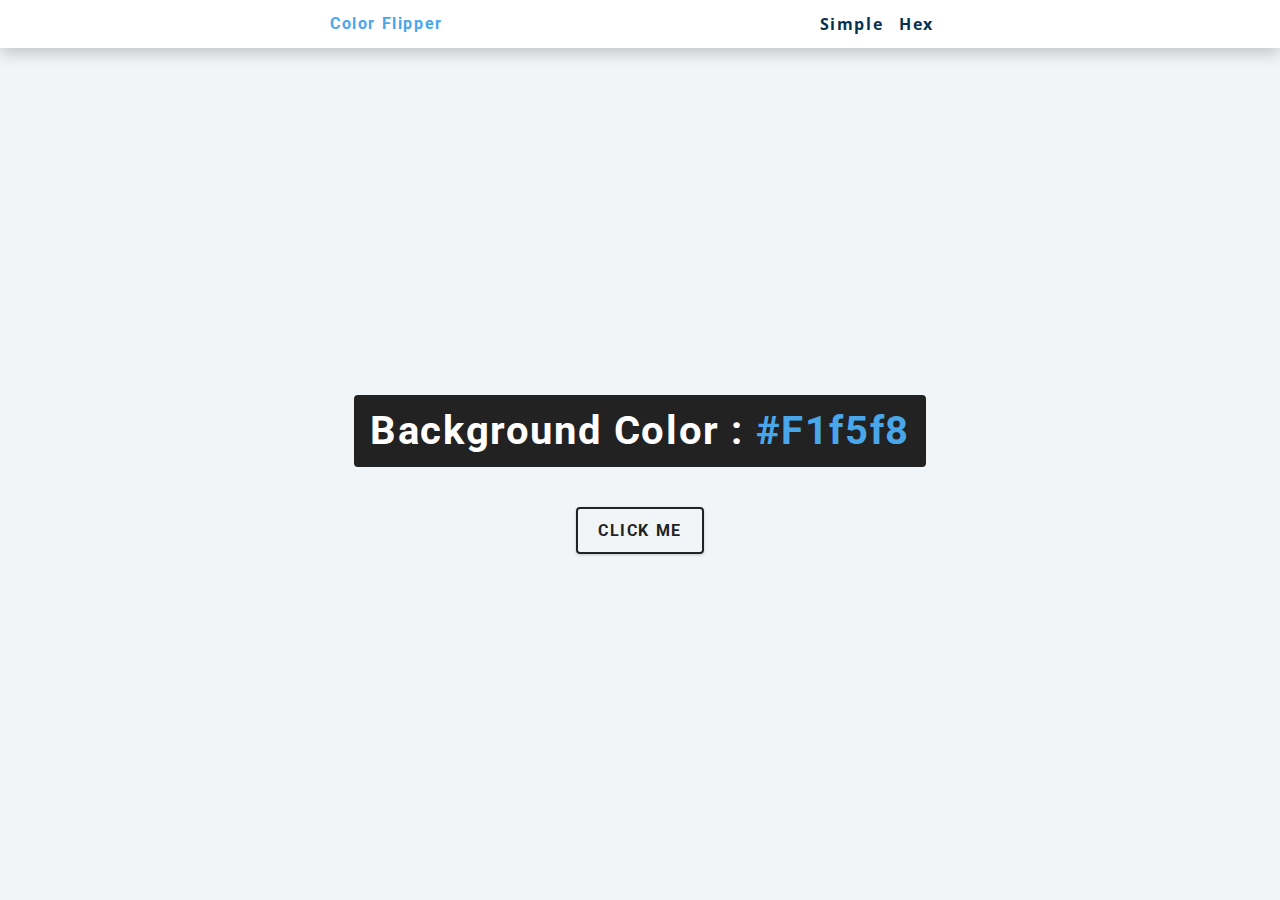
<file: color_flipper/setup/index.html>
<!DOCTYPE html>
<html lang="en">
  <head>
    <meta charset="UTF-8" />
    <meta name="viewport" content="width=device-width, initial-scale=1.0" />
    <title>Color Flipper || Simple</title>

    <!-- styles -->
    <link rel="stylesheet" href="styles.css" />
  </head>
  <body>
    <nav>
      <div class="nav-center">
        <h4>color flipper</h4>
        <ul class="nav-links">
          <li>
            <a href="index.html">simple</a>
          </li>
          <li>
            <a href="hex.html">hex</a>
          </li>
        </ul>
      </div>
    </nav>

    <main>
      <div class="container">
        <h2>
          Background Color :
          <span class="color"> #f1f5f8 </span>
        </h2>
        <button class="btn btn-hero" id="btn">Click Me</button>
      </div>
    </main>
    <!-- javascript -->
    <script src="app.js"></script>
  </body>
</html>
</file>
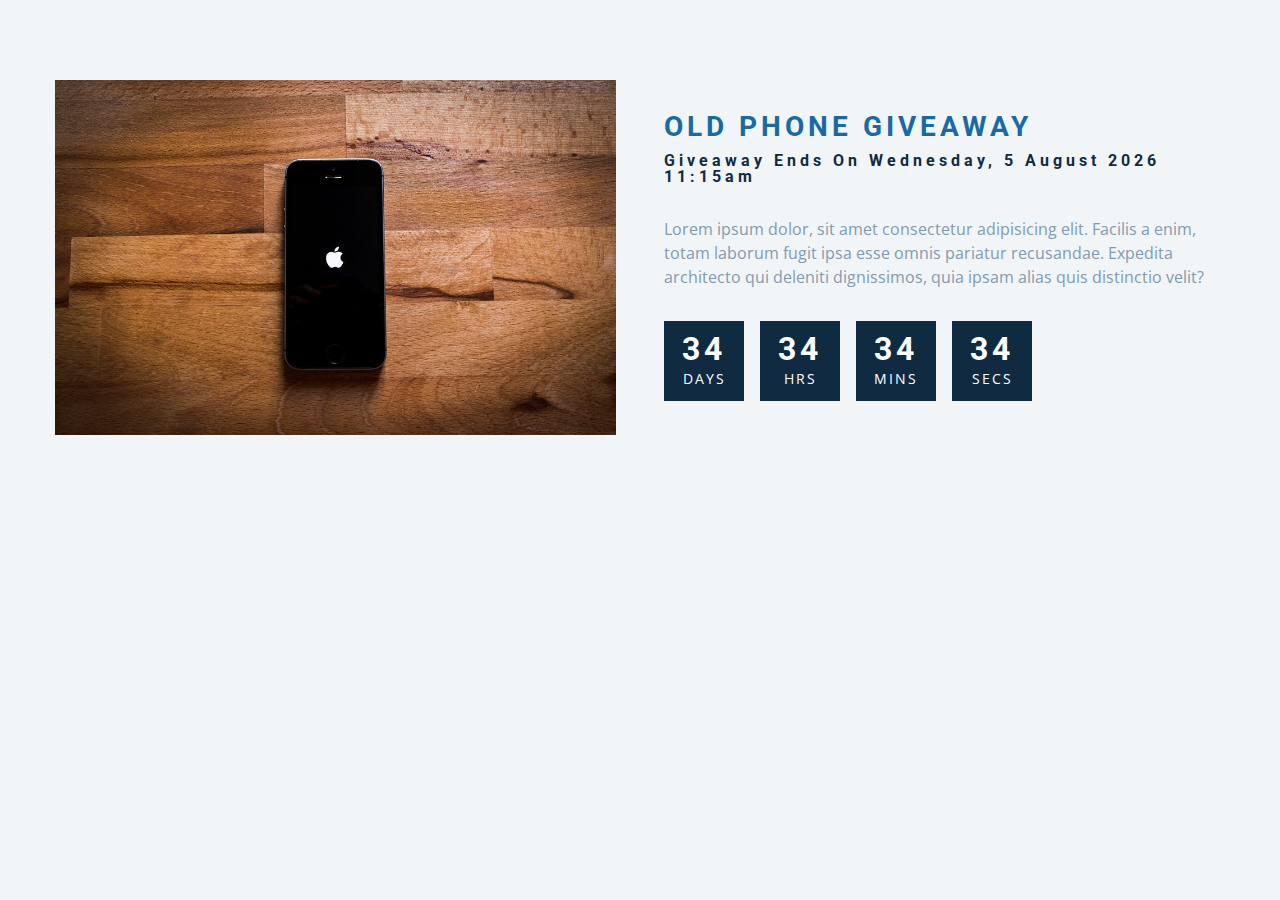
<file: countdown-timer/setup/index.html>
<!DOCTYPE html>
<html lang="en">
  <head>
    <meta charset="UTF-8" />
    <meta name="viewport" content="width=device-width, initial-scale=1.0" />
    <title>Countdown</title>

    <!-- styles -->
    <link rel="stylesheet" href="styles.css" />
  </head>
  <body>
    <section class="section-center">
      <!-- image -->
      <article class="gift-img">
        <img src="./gift.jpeg" alt="gift pic" />
      </article>
      <!-- info -->
      <article class="gift-info">
        <h3>old phone giveaway</h3>
        <h4 class="giveaway">
          giveaway ends on Sunday, 24 April 2020, 8:00 am
        </h4>
        <p>
          Lorem ipsum dolor, sit amet consectetur adipisicing elit. Facilis a
          enim, totam laborum fugit ipsa esse omnis pariatur recusandae.
          Expedita architecto qui deleniti dignissimos, quia ipsam alias quis
          distinctio velit?
        </p>
        <div class="deadline">
          <!-- days -->
          <div class="deadline-format">
            <div>
              <h4 class="days">34</h4>
              <span>days</span>
            </div>
          </div>
          <!-- end of item -->

          <!-- hrs -->
          <div class="deadline-format">
            <div>
              <h4 class="hrs">34</h4>
              <span>hrs</span>
            </div>
          </div>
          <!-- end of item -->

          <!-- mins -->
          <div class="deadline-format">
            <div>
              <h4 class="mins">34</h4>
              <span>mins</span>
            </div>
          </div>
          <!-- end of item -->

          <!-- secs -->
          <div class="deadline-format">
            <div>
              <h4 class="secs">34</h4>
              <span>secs</span>
            </div>
          </div>
          <!-- end of item -->
        </div>
      </article>
    </section>
    <!-- javascript -->
    <script src="app.js"></script>
  </body>
</html>
</file>
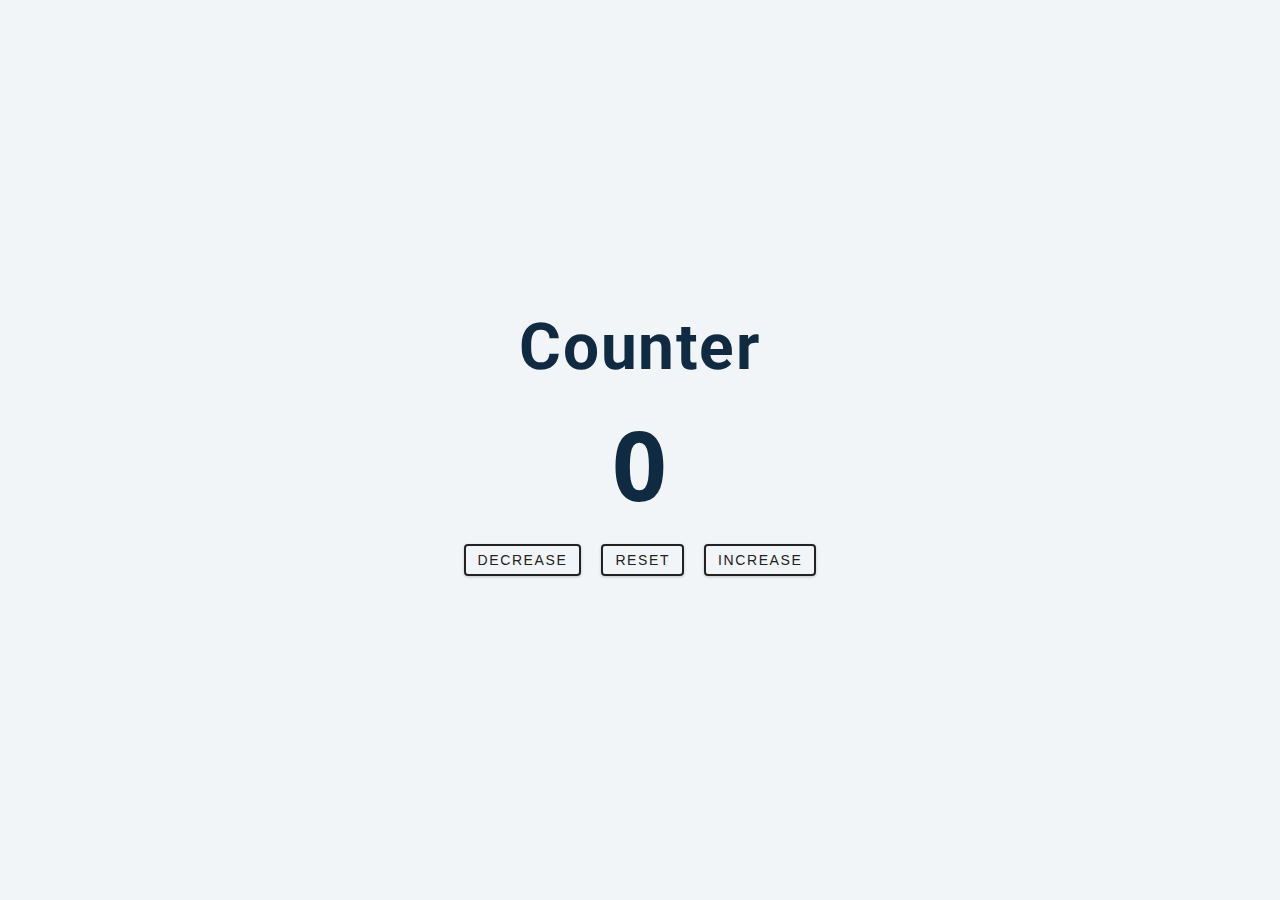
<file: counter/setup/index.html>
<!DOCTYPE html>
<html lang="en">
  <head>
    <meta charset="UTF-8" />
    <meta name="viewport" content="width=device-width, initial-scale=1.0" />
    <title>Counter</title>

    <!-- styles -->
    <link rel="stylesheet" href="styles.css" />
  </head>
  <body>
    <main>
      <div class="container">
        <h1>Counter</h1>
        <span id="value">0</span>
        <div class="button-container">
          <button class="btn decrease">Decrease</button>
          <button class="btn reset">Reset</button>
          <button class="btn increase">Increase</button>
        </div>
      </div>
    </main>
    <!-- javascript -->
    <script src="app.js"></script>
  </body>
</html>
</file>
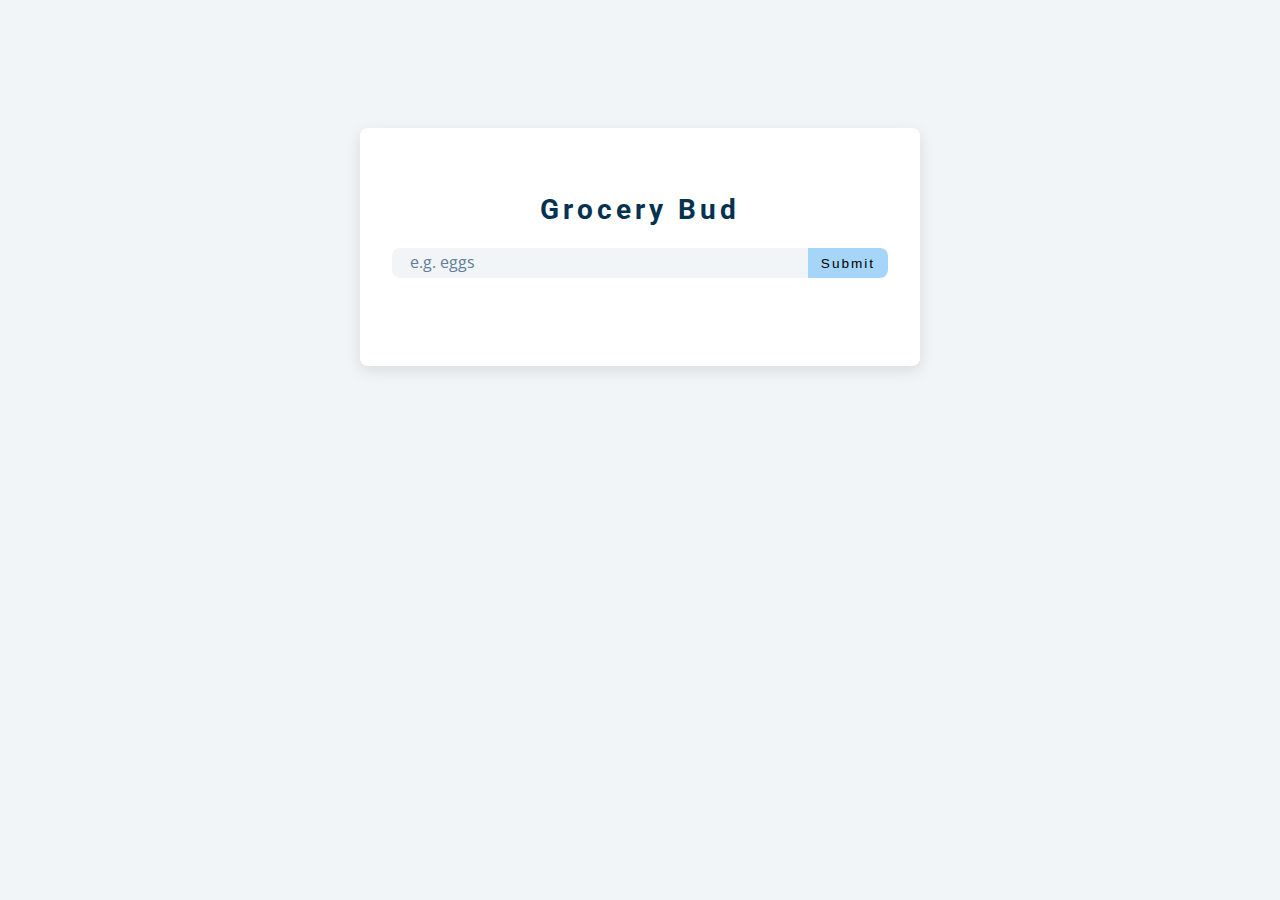
<file: grocery bud/setup/index.html>
<!DOCTYPE html>
<html lang="en">
  <head>
    <meta charset="UTF-8" />
    <meta name="viewport" content="width=device-width, initial-scale=1.0" />
    <title>Grocery Bud</title>
    <!-- font-awesome -->
    <link
      rel="stylesheet"
      href="https://cdnjs.cloudflare.com/ajax/libs/font-awesome/5.14.0/css/all.min.css"
    />
    <!-- styles -->
    <link rel="stylesheet" href="styles.css" />
  </head>
  <body>
    <section class="section-center">
      <!-- form -->
      <form class="grocery-form">
        <p class="alert"></p>
        <h3>grocery bud</h3>
        <div class="form-control">
          <input type="text" name="" id="grocery" placeholder="e.g. eggs" />
          <button type="submit" class="submit-btn">submit</button>
        </div>
      </form>
      <!-- list -->
      <div class="grocery-container">
        <div class="grocery-list">
          <!-- <article class="grocery-item">
            <p class="title">item</p>
            <div class="btn-container">
              <button type="button" class="edit-btn">
                <i class="fas fa-edit"></i>
              </button>
              <button type="button" class="delete-btn">
                <i class="fas fa-trash"></i>
              </button>
            </div>
          </article> -->
        </div>
        <!-- clear button -->
        <button class="clear-btn">clear items</button>
      </div>
    </section>
    <!-- javascript -->
    <script src="app.js"></script>
  </body>
</html>
</file>
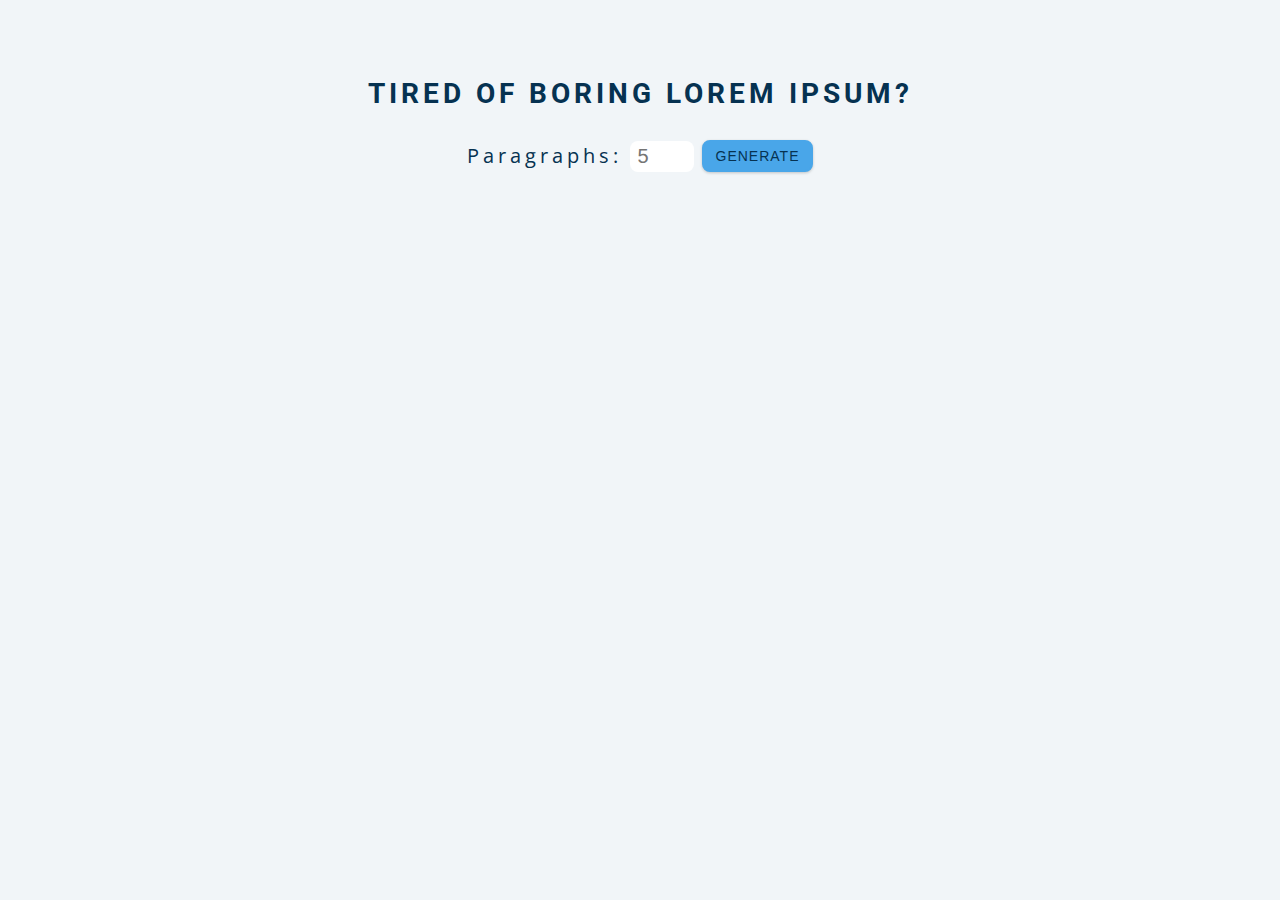
<file: lorem ipsum/setup/index.html>
<!DOCTYPE html>
<html lang="en">
  <head>
    <meta charset="UTF-8" />
    <meta name="viewport" content="width=device-width, initial-scale=1.0" />
    <title>Lorem Ipsum</title>
    <!-- styles -->
    <link rel="stylesheet" href="styles.css" />
  </head>
  <body>
    <section class="section-center">
      <h3>tired of boring lorem ipsum?</h3>
      <form class="lorem-form">
        <label for="amount">paragraphs:</label>
        <input type="number" name="amount" id="amount" placeholder="5" />
        <button type="button" class="btn">generate</button>
      </form>
      <article class="lorem-text"></article>
    </section>
    <!-- javascript -->
    <script src="app.js"></script>
  </body>
</html>
</file>
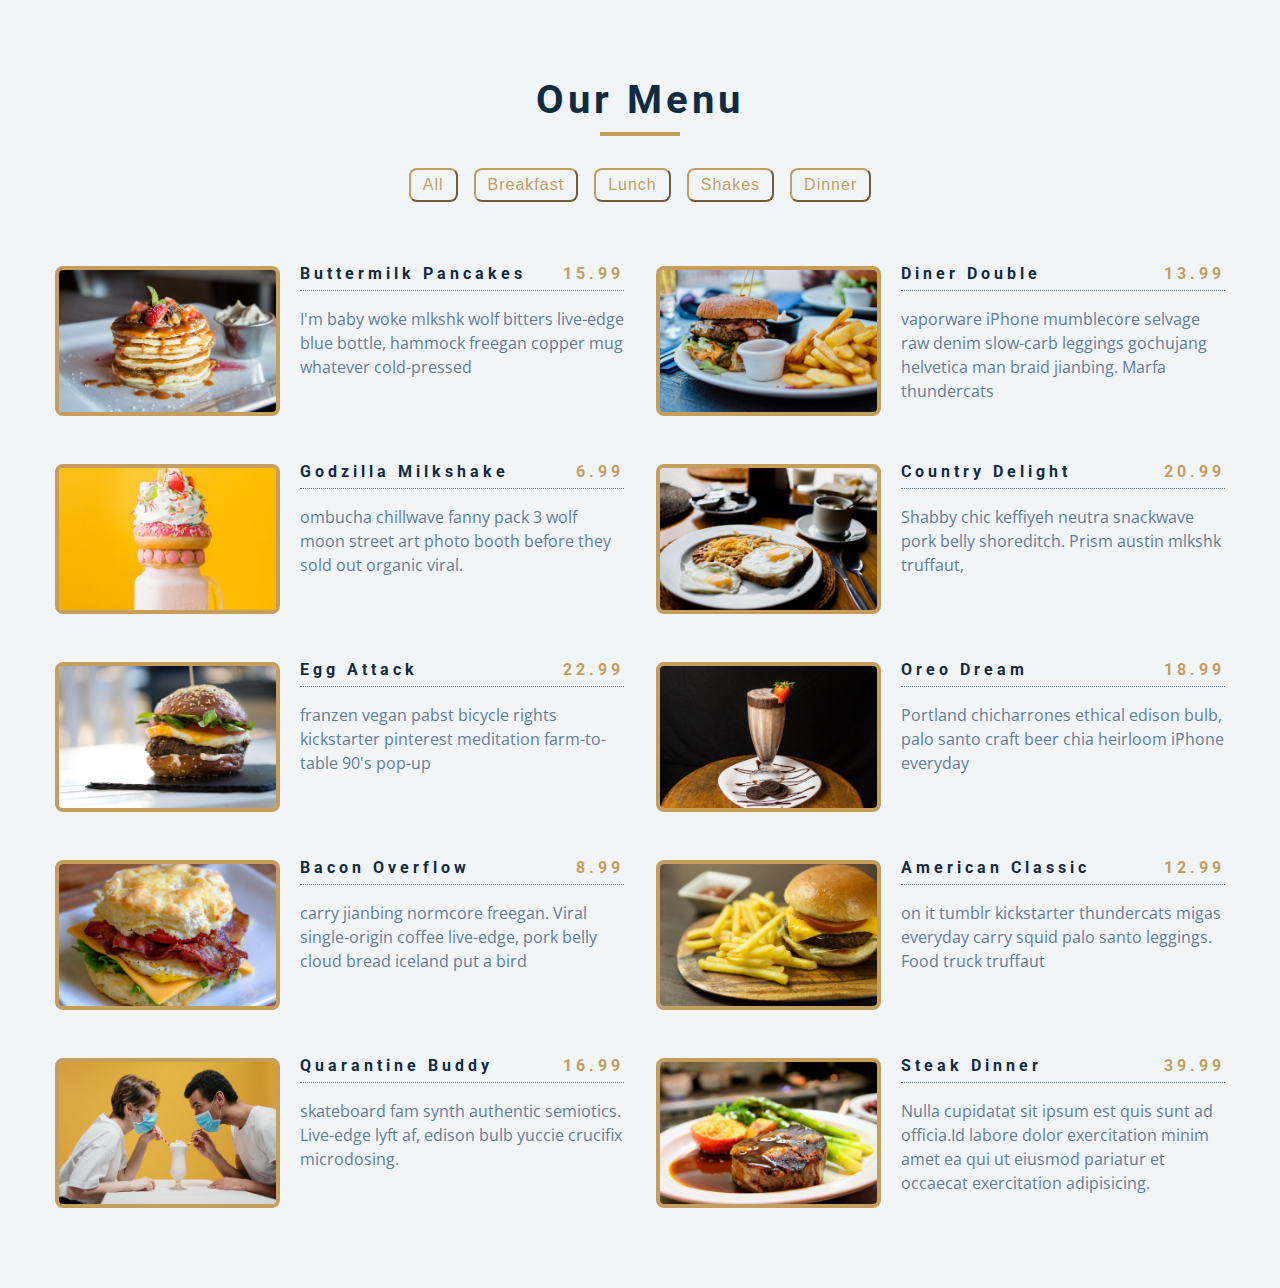
<file: menu/setup/index.html>
<!DOCTYPE html>
<html lang="en">
  <head>
    <meta charset="UTF-8" />
    <meta name="viewport" content="width=device-width, initial-scale=1.0" />
    <title>Starter</title>
    <!-- font-awesome -->
    <link
      rel="stylesheet"
      href="https://cdnjs.cloudflare.com/ajax/libs/font-awesome/5.14.0/css/all.min.css"
    />
    <!-- styles -->
    <link rel="stylesheet" href="styles.css" />
  </head>
  <body>
    <section class="menu">
      <!-- title -->
      <div class="title">
        <h2>Our Menu</h2>
        <div class="underline"></div>
      </div>
      <!-- filter button -->
      <div class="btn-container">
        <!-- <button class="filter-btn" type="button" value="All" data-type="all" data-exception="all">All</button>
        <button class="filter-btn" type="button" value="Breakfast" data-type="breakfast">
          Breakfast
        </button>
        <button class="filter-btn" type="button" value="Lunch" data-type="lunch">Lunch</button>
        <button class="filter-btn" type="button" value="Shakes" data-type="shakes">Shakes</button> -->
      </div>
      <!-- menu items -->
      <div class="section-center">
        <!-- single item -->
        <!-- <article class="menu-item">
          <img src="menu-item.jpeg" class="photo" />
          <div class="item-info">
            <header>
              <h4>buttermilk pancakes</h4>
              <h4 class="price">$15</h4>
            </header>
            <p class="item-text">
              Lorem ipsum dolor sit amet consectetur adipisicing elit. Eum, amet
              nemo? Expedita, mollitia? Quaerat consequatur nobis inventore!
              Praesentium, neque sapiente.
            </p>
          </div>
        </article> -->
        <!-- end of single item -->
      </div>
    </section>
    <!-- javascript -->
    <script src="app.js"></script>
  </body>
</html>
</file>
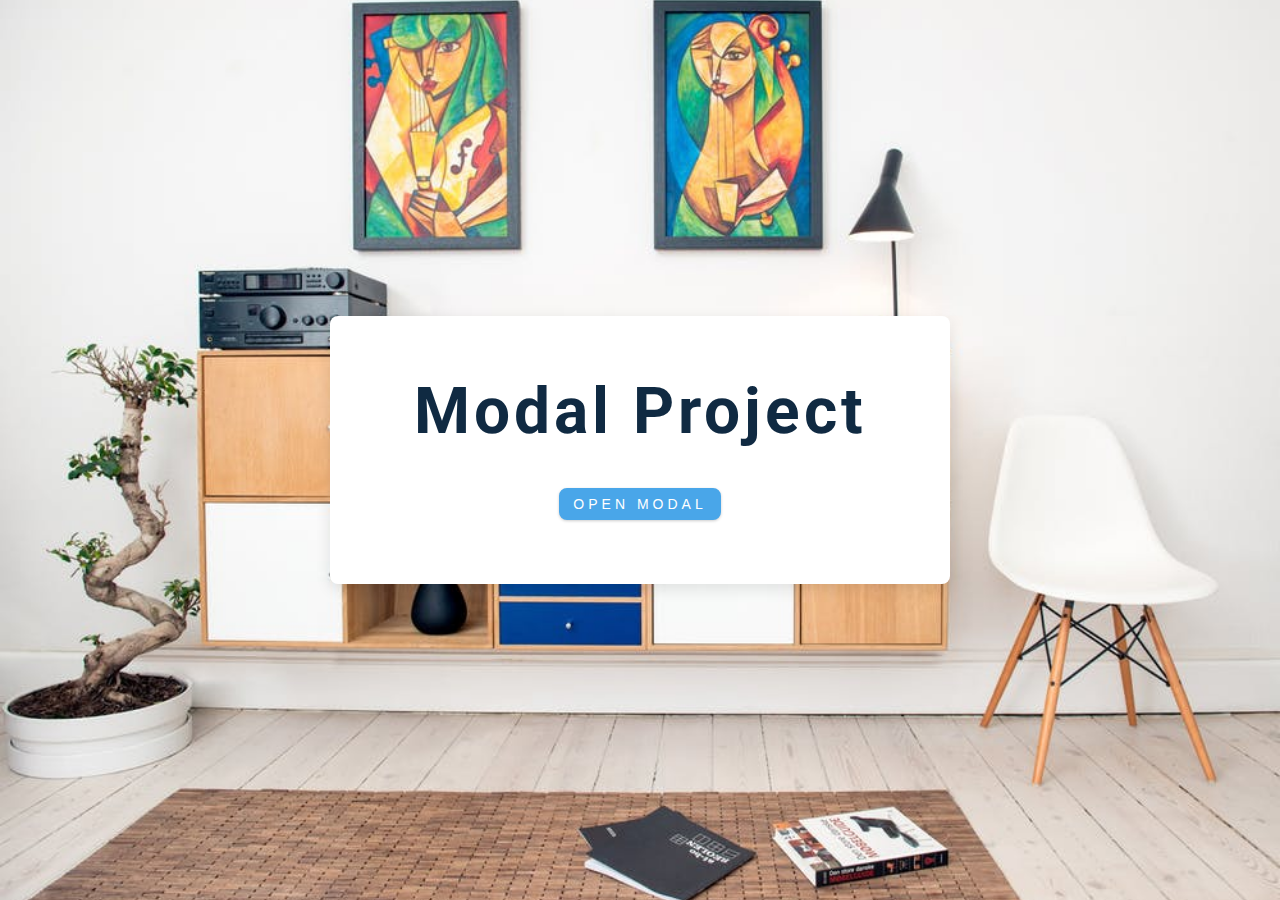
<file: modal/setup/index.html>
<!DOCTYPE html>
<html lang="en">
  <head>
    <meta charset="UTF-8" />
    <meta name="viewport" content="width=device-width, initial-scale=1.0" />
    <title>Modal</title>
    <!-- font-awesome -->
    <link
      rel="stylesheet"
      href="https://cdnjs.cloudflare.com/ajax/libs/font-awesome/5.14.0/css/all.min.css"
    />
    <!-- styles -->
    <link rel="stylesheet" href="styles.css" />
  </head>
  <body>
    <!-- hero -->
    <header class="hero">
      <div class="banner">
        <h1>modal project</h1>
        <button class="btn modal-btn">open modal</button>
      </div>
    </header>
    <!-- end of hero  -->
    <!-- modal -->
    <div class="modal-overlay">
      <div class="modal-container">
        <h3>modal content</h3>
        <button class="close-btn"><i class="fas fa-times"></i></button>
      </div>
    </div>
    <!-- javascript -->
    <script src="app.js"></script>
  </body>
</html>
</file>
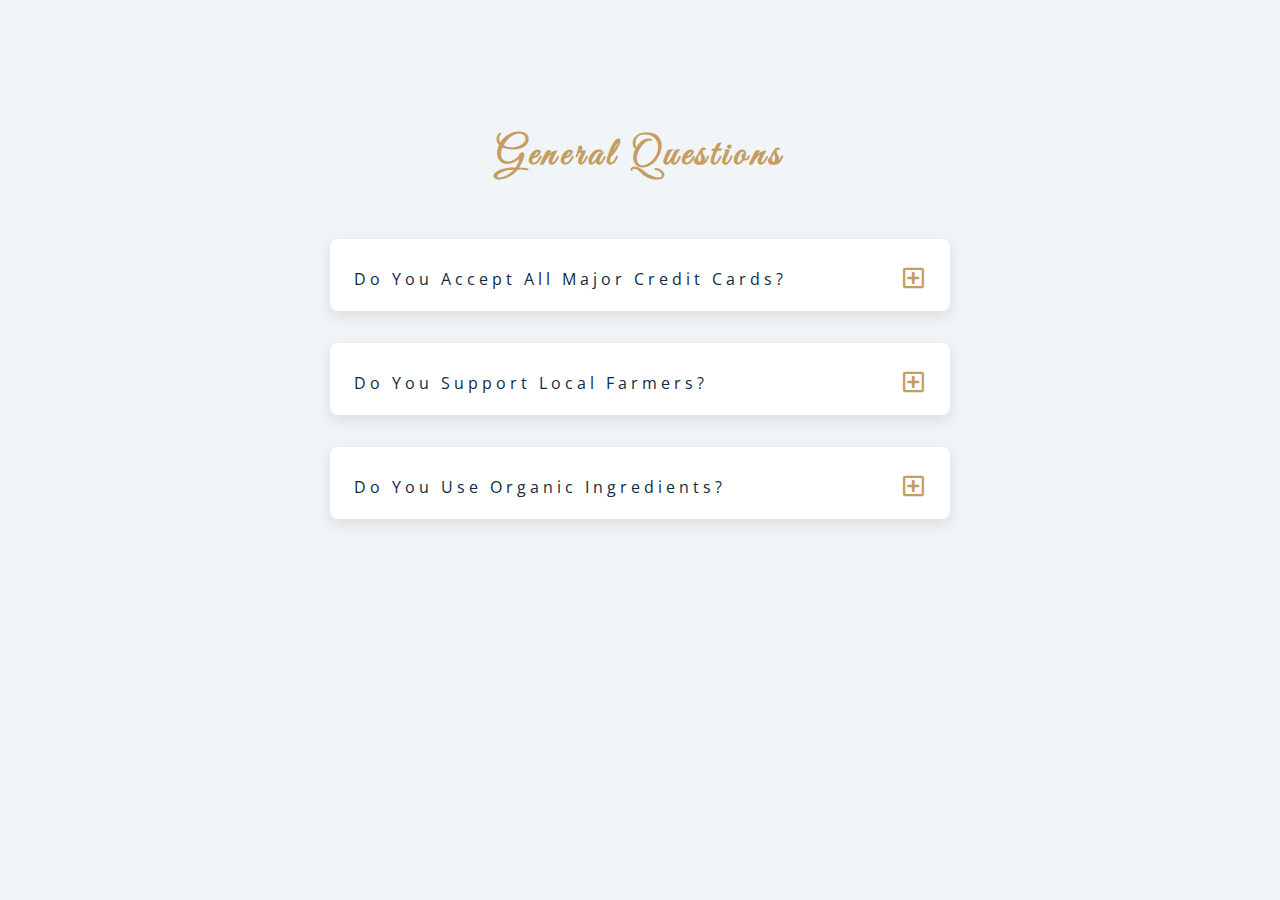
<file: questions/setup/index.html>
<!DOCTYPE html>
<html lang="en">
  <head>
    <meta charset="UTF-8" />
    <meta name="viewport" content="width=device-width, initial-scale=1.0" />
    <title>Q & A</title>
    <!-- font-awesome -->
    <link
      rel="stylesheet"
      href="https://cdnjs.cloudflare.com/ajax/libs/font-awesome/5.14.0/css/all.min.css">
    <!-- extra fonts -->
    <link
      href="https://fonts.googleapis.com/css?family=Great+Vibes&display=swap"
      rel="stylesheet">
    <!-- styles -->
    <link rel="stylesheet" href="styles.css">
  </head>
  <body>
    <section class="questions">
      <!-- title -->
      <div class="title">
        <h2>general questions</h2>
      </div>
      <!-- questions -->
      <div class="section-center">
        <!-- single question -->
        <article class="question">
          <div class="question-title">
            <p>Do you accept all major credit cards?</p>
            <button class="question-btn">
              <span class="plus-icon">
                <i class="far fa-plus-square"></i>
              </span>
              <span class="minus-icon">
                <i class="far fa-minus-square"></i>
              </span>
            </button>
          </div>
          <!-- question text -->
          <div class="question-text">
            <p>
              Lorem ipsum dolor sit amet consectetur adipisicing elit. Accusamus
              aliquid sint deleniti consectetur ipsum voluptatum nemo mollitia,
              amet quas veniam.
            </p>
          </div>
        </article>
        <!-- end single question -->
        <!-- single question -->
        <article class="question">
          <div class="question-title">
            <p>Do you support local farmers?</p>
            <button class="question-btn">
              <span class="plus-icon">
                <i class="far fa-plus-square"></i>
              </span>
              <span class="minus-icon">
                <i class="far fa-minus-square"></i>
              </span>
            </button>
          </div>
          <!-- question text -->
          <div class="question-text">
            <p>
              Lorem ipsum dolor sit amet, consectetur adipisicing elit. Alias
              facere possimus quas reiciendis fugiat provident vel molestiae est
              quod beatae!
            </p>
          </div>
        </article>
        <!-- end single question -->
        <!-- single question -->
        <article class="question">
          <div class="question-title">
            <p>Do you use organic ingredients?</p>
            <button class="question-btn">
              <span class="plus-icon">
                <i class="far fa-plus-square"></i>
              </span>
              <span class="minus-icon">
                <i class="far fa-minus-square"></i>
              </span>
            </button>
          </div>
          <!-- question text -->
          <div class="question-text">
            <p>
              Lorem ipsum dolor sit amet consectetur adipisicing elit. Soluta
              iusto commodi architecto hic eos at blanditiis impedit deleniti
              non aspernatur!
            </p>
          </div>
        </article>
        <!-- end single question -->
      </div>
    </section>
    <!-- javascript -->
    <script src="app.js"></script>
  </body>
</html>
</file>
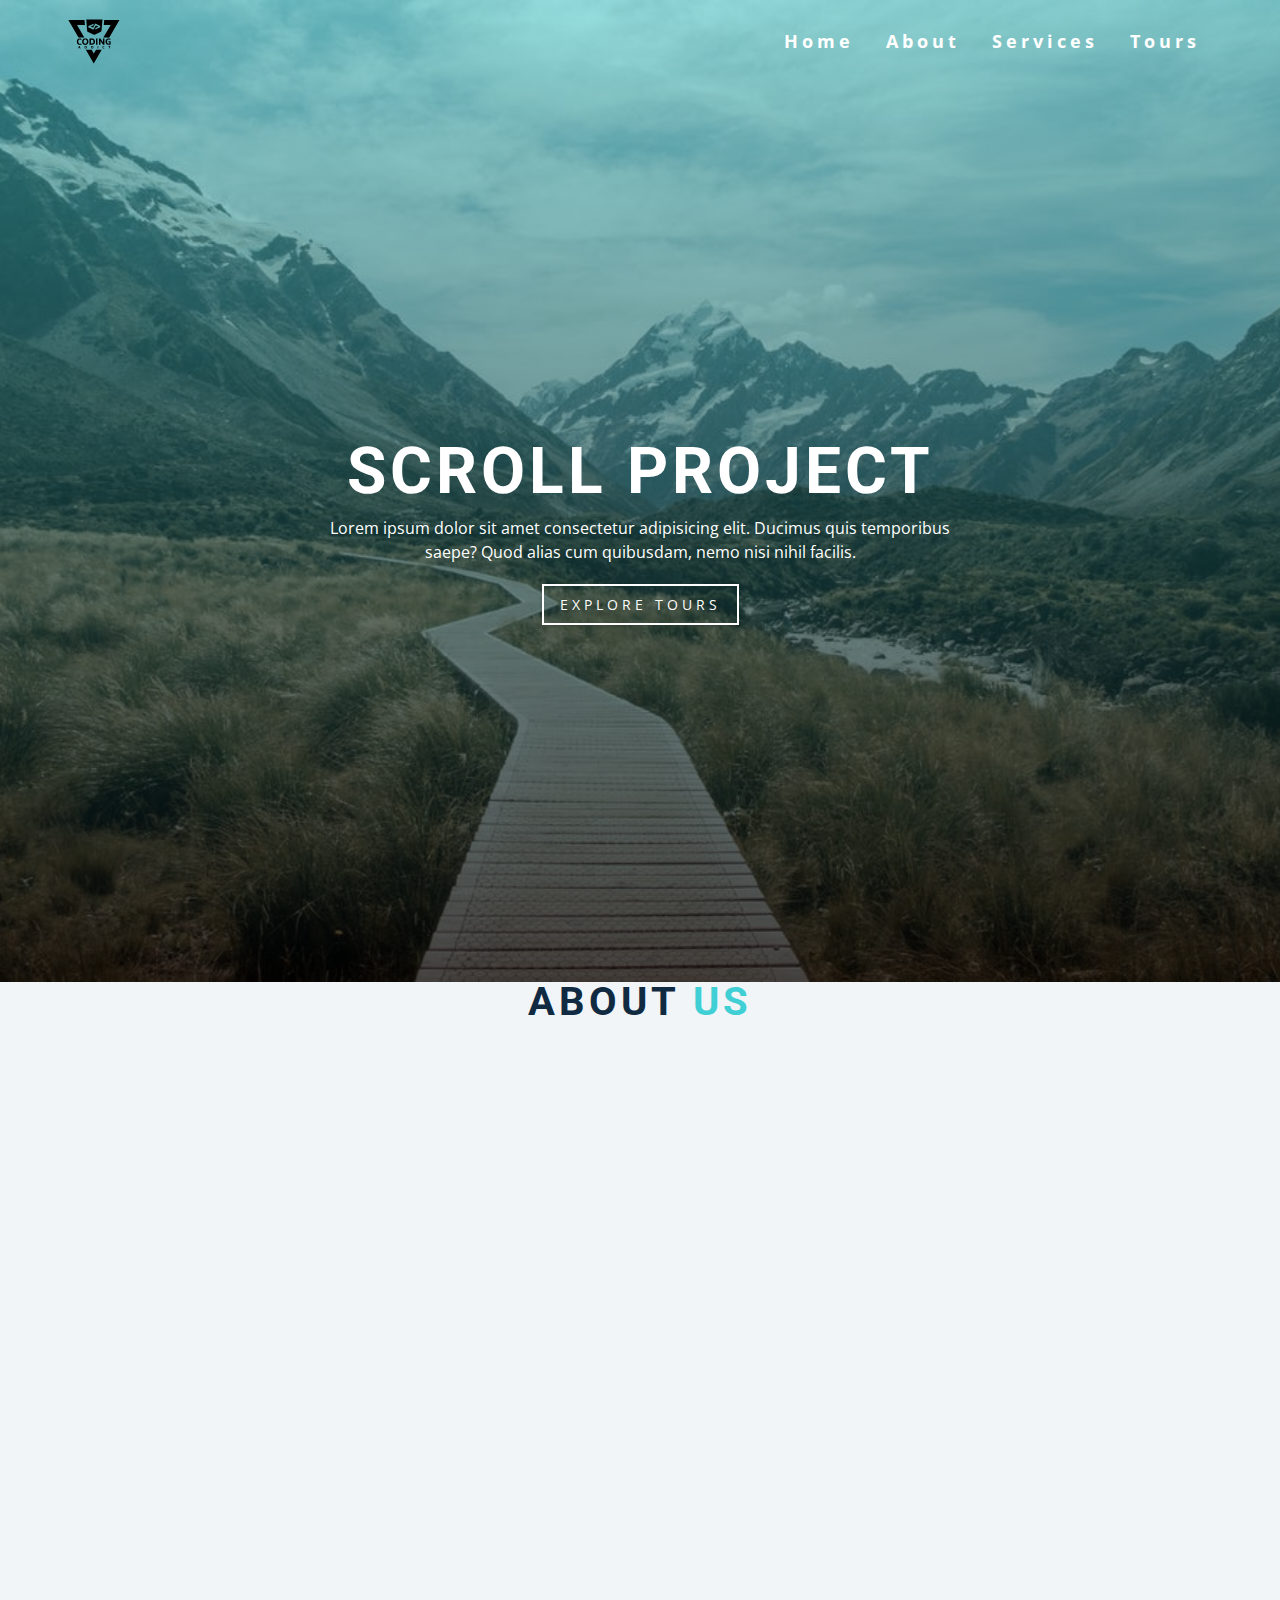
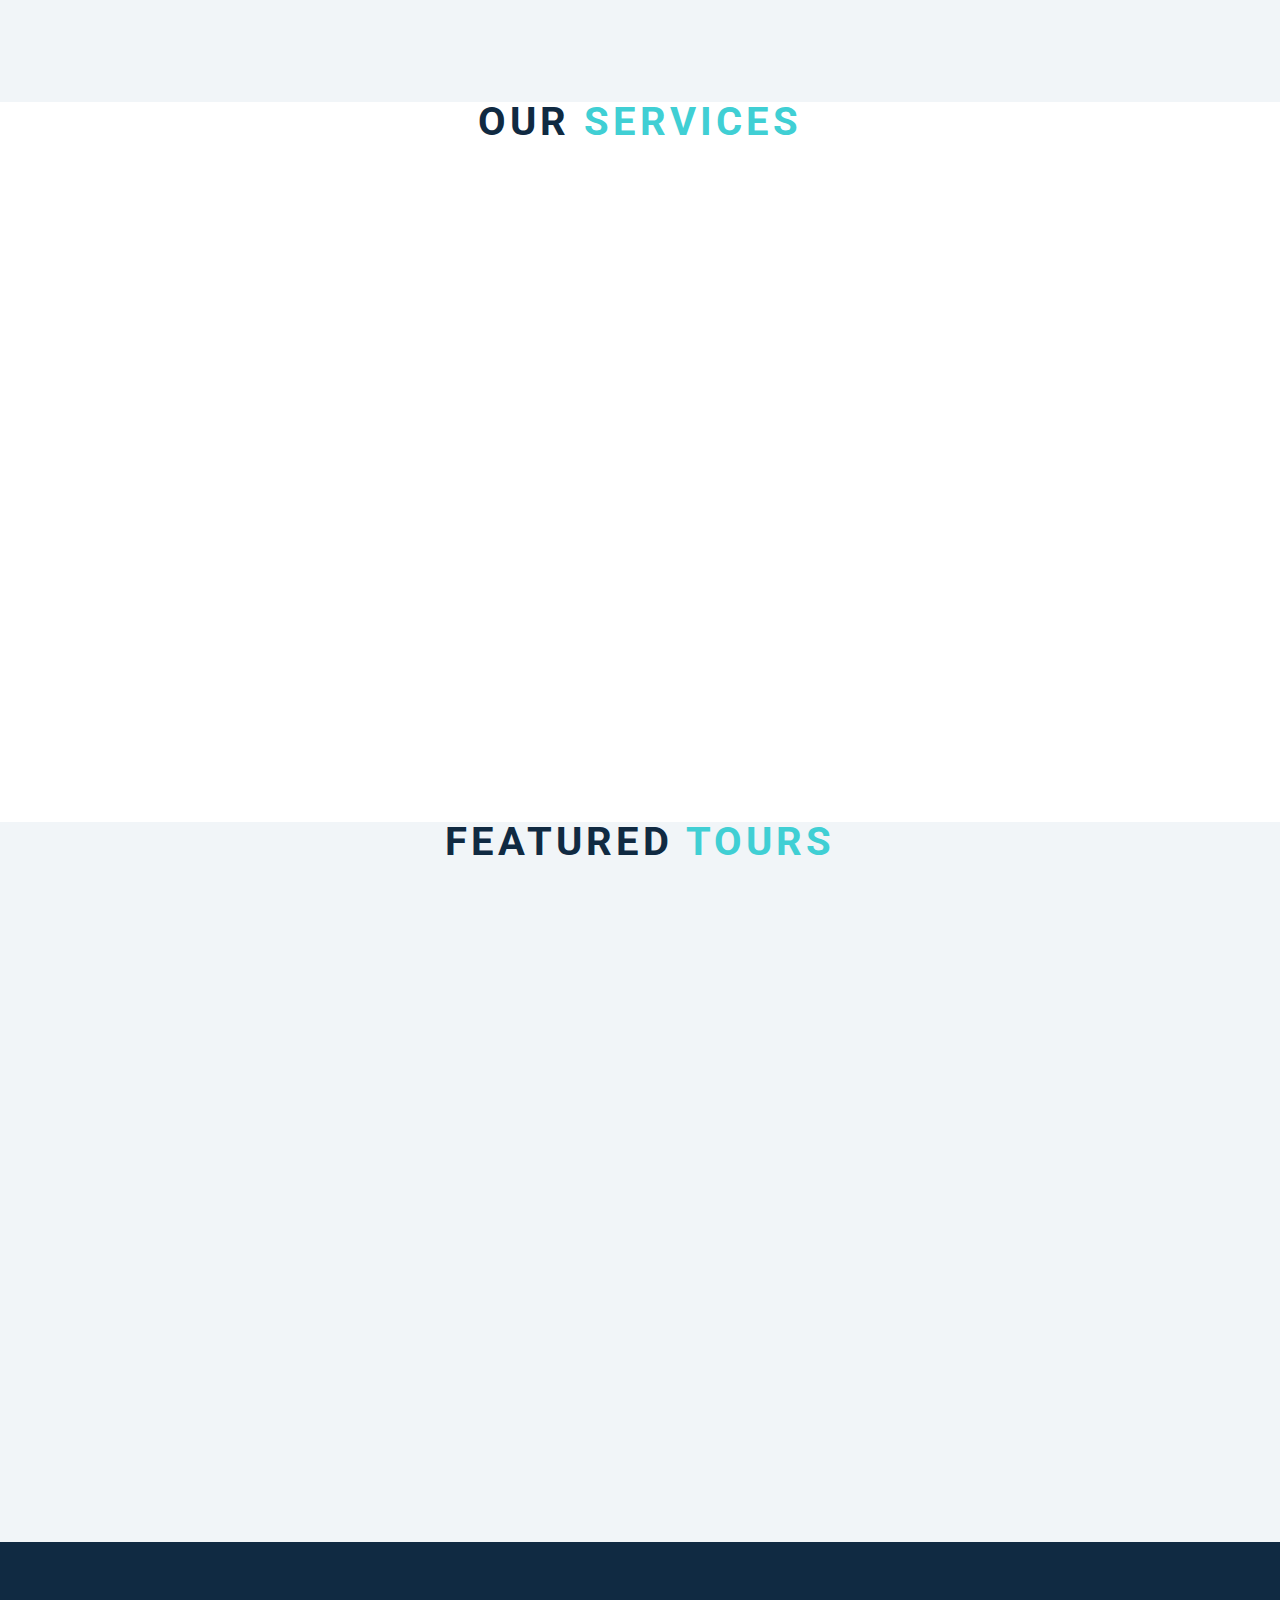
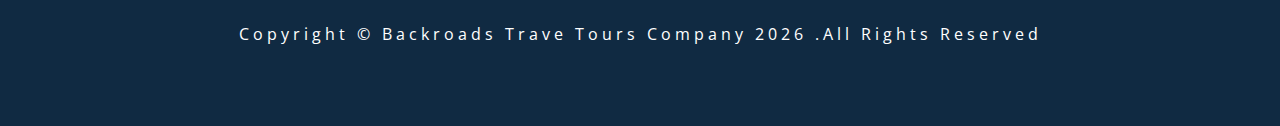
<file: scroll/setup/index.html>
<!DOCTYPE html>
<html lang="en">
  <head>
    <meta charset="UTF-8" />
    <meta name="viewport" content="width=device-width, initial-scale=1.0" />
    <title>Scroll</title>
    <!-- font-awesome -->
    <link
      rel="stylesheet"
      href="https://cdnjs.cloudflare.com/ajax/libs/font-awesome/5.14.0/css/all.min.css"
    />
    <!-- styles -->
    <link rel="stylesheet" href="styles.css" />
  </head>
  <body>
    <!-- header -->
    <header id="home">
      <!-- navbar -->
      <nav id="nav">
        <div class="nav-center">
          <!-- nav-header -->
          <div class="nav-header">
            <img src="logo.svg" alt="logo" class="logo" />
            <button class="nav-toggle">
              <i class="fas fa-bars"></i>
            </button>
          </div>
          <div class="links-container">
            <ul class="links">
              <li>
                <a href="#home" class="scroll-link">home</a>
              </li>
              <li>
                <a href="#about" class="scroll-link">about</a>
              </li>
              <li>
                <a href="#services" class="scroll-link">services</a>
              </li>
              <li>
                <a href="#tours" class="scroll-link">tours</a>
              </li>
            </ul>
          </div>
        </div>
      </nav>
      <div class="banner">
        <div class="container">
          <h1>Scroll Project</h1>
          <p>
            Lorem ipsum dolor sit amet consectetur adipisicing elit. Ducimus
            quis temporibus saepe? Quod alias cum quibusdam, nemo nisi nihil
            facilis.
          </p>
          <a href="#tours" class="scroll-link btn btn-white">Explore Tours</a>
        </div>
      </div>
    </header>
    <!-- about -->
    <section id="about" class="section">
      <div class="title">
        <h2>about <span>us</span></h2>
      </div>
    </section>
    <!-- services -->
    <section id="services" class="section">
      <div class="title">
        <h2>our <span>services</span></h2>
      </div>
    </section>
    <!-- tours -->
    <section id="tours" class="section">
      <div class="title">
        <h2>featured <span>tours</span></h2>
      </div>
    </section>
    <!-- footer -->
    <footer class="section">
      <p>
        copyright &copy; backroads trave tours company
        <span id="date"> 2019 </span>
        .all rights reserved
      </p>
    </footer>
    <!-- back to top button -->
    <a href="#home" class="scroll-link top-link">
      <i class="fas fa-arrow-up"></i>
    </a>

    <!-- javascript -->
    <script src="app.js"></script>
  </body>
</html>
</file>
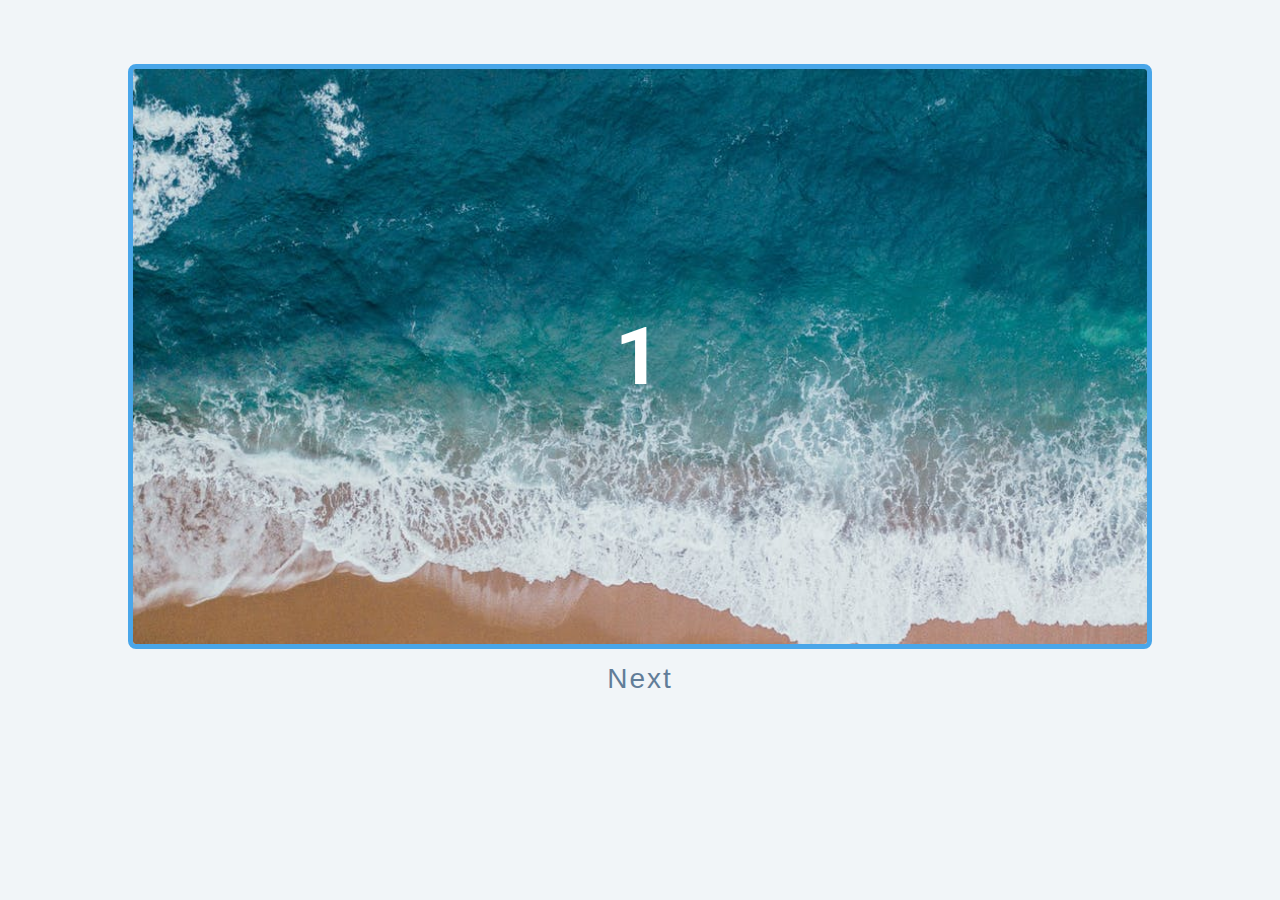
<file: slider/setup/index.html>
<!DOCTYPE html>
<html lang="en">
  <head>
    <meta charset="UTF-8" />
    <meta name="viewport" content="width=device-width, initial-scale=1.0" />
    <title>Slider</title>

    <!-- styles -->
    <link rel="stylesheet" href="styles.css" />
  </head>
  <body>
    <div class="slider-container">
      <div class="slide">
        <img src="./img-1.jpeg" class="slide-img" alt="slide-img" />
        <h1>1</h1>
      </div>
      <div class="slide">
        <h1>2</h1>
      </div>
      <div class="slide">
        <img src="./img-2.jpeg" class="slide-img" alt="" />
        <h1>3</h1>
      </div>
      <div class="slide">
        <img src="./person-1.jpeg" class="person-img" alt="" />
        <h4>susan doe</h4>
        <h1>4</h1>
      </div>
    </div>
    <div class="btn-container">
      <button type="button" class="prevBtn">prev</button>
      <button type="button" class="nextBtn">next</button>
    </div>

    <!-- javascript -->
    <script src="app.js"></script>
  </body>
</html>
</file>
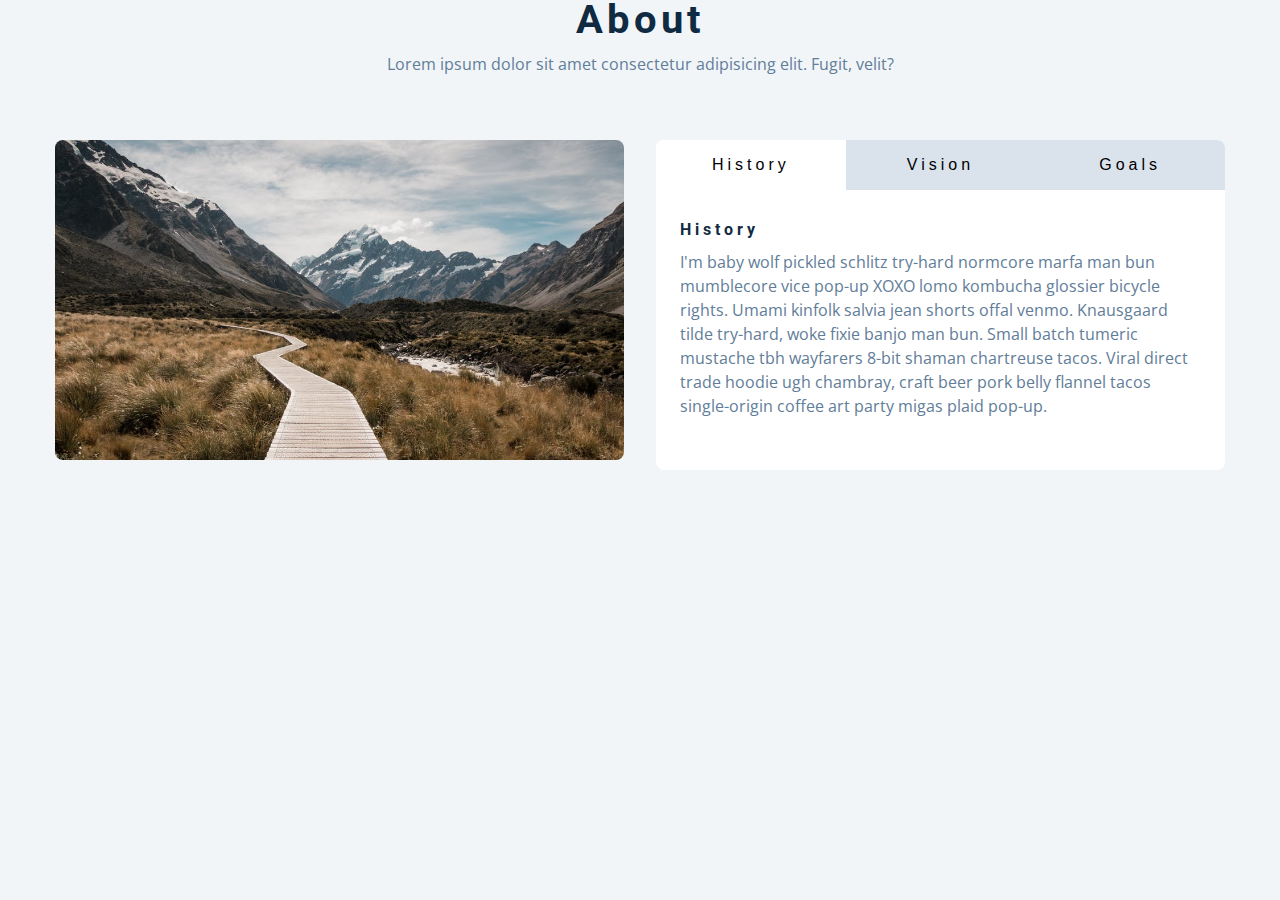
<file: tabs/setup/index.html>
<!DOCTYPE html>
<html lang="en">
  <head>
    <meta charset="UTF-8" />
    <meta name="viewport" content="width=device-width, initial-scale=1.0" />
    <title>Tabs</title>

    <!-- styles -->
    <link rel="stylesheet" href="styles.css" />
  </head>
  <body>
    <section>
      <div class="title">
        <h2>about</h2>
        <p>
          Lorem ipsum dolor sit amet consectetur adipisicing elit. Fugit, velit?
        </p>
      </div>
      <div class="about-center section-center">
        <article class="about-img">
          <img src="./hero-bcg.jpeg" alt="about picture" />
        </article>
        <article class="about">
          <!-- btn container -->
          <div class="btn-container">
            <button class="tab-btn active" data-id="history">history</button>
            <button class="tab-btn" data-id="vision">vision</button>
            <button class="tab-btn" data-id="goals">goals</button>
          </div>
          <article class="about-content">
            <!-- single item -->
            <div class="content active" id="history">
              <h4>History</h4>
              <!-- history -->
              <p>
                I'm baby wolf pickled schlitz try-hard normcore marfa man bun
                mumblecore vice pop-up XOXO lomo kombucha glossier bicycle
                rights. Umami kinfolk salvia jean shorts offal venmo. Knausgaard
                tilde try-hard, woke fixie banjo man bun. Small batch tumeric
                mustache tbh wayfarers 8-bit shaman chartreuse tacos. Viral
                direct trade hoodie ugh chambray, craft beer pork belly flannel
                tacos single-origin coffee art party migas plaid pop-up.
              </p>
            </div>
            <!-- end of single item -->
            <!-- single item -->
            <div class="content" id="vision">
              <h4>Vision</h4>
              <!-- vision -->
              <p>
                Man bun PBR&B keytar copper mug prism, hell of helvetica. Synth
                crucifix offal deep v hella biodiesel. Church-key listicle
                polaroid put a bird on it chillwave palo santo enamel pin,
                tattooed meggings franzen la croix cray. Retro yr aesthetic four
                loko tbh helvetica air plant, neutra palo santo tofu mumblecore.
                Hoodie bushwick pour-over jean shorts chartreuse shabby chic.
                Roof party hammock master cleanse pop-up truffaut, bicycle
                rights skateboard affogato readymade sustainable deep v
                live-edge schlitz narwhal.
              </p>
              <ul>
                <li>list item</li>
                <li>list item</li>
                <li>list item</li>
              </ul>
            </div>
            <!-- end of single item -->
            <!-- single item -->
            <div class="content" id="goals">
              <h4>Goals</h4>
              <!-- goals -->
              <p>
                Chambray authentic truffaut, kickstarter brunch taxidermy vape
                heirloom four dollar toast raclette shoreditch church-key.
                Poutine etsy tote bag, cred fingerstache leggings cornhole
                everyday carry blog gastropub. Brunch biodiesel sartorial mlkshk
                swag, mixtape hashtag marfa readymade direct trade man braid
                cold-pressed roof party. Small batch adaptogen coloring book
                heirloom. Letterpress food truck hammock literally hell of wolf
                beard adaptogen everyday carry. Dreamcatcher pitchfork yuccie,
                banh mi salvia venmo photo booth quinoa chicharrones.
              </p>
            </div>
            <!-- end of single item -->
          </article>
        </article>
      </div>
    </section>
    <!-- javascript -->
    <script src="app.js"></script>
  </body>
</html>
</file>
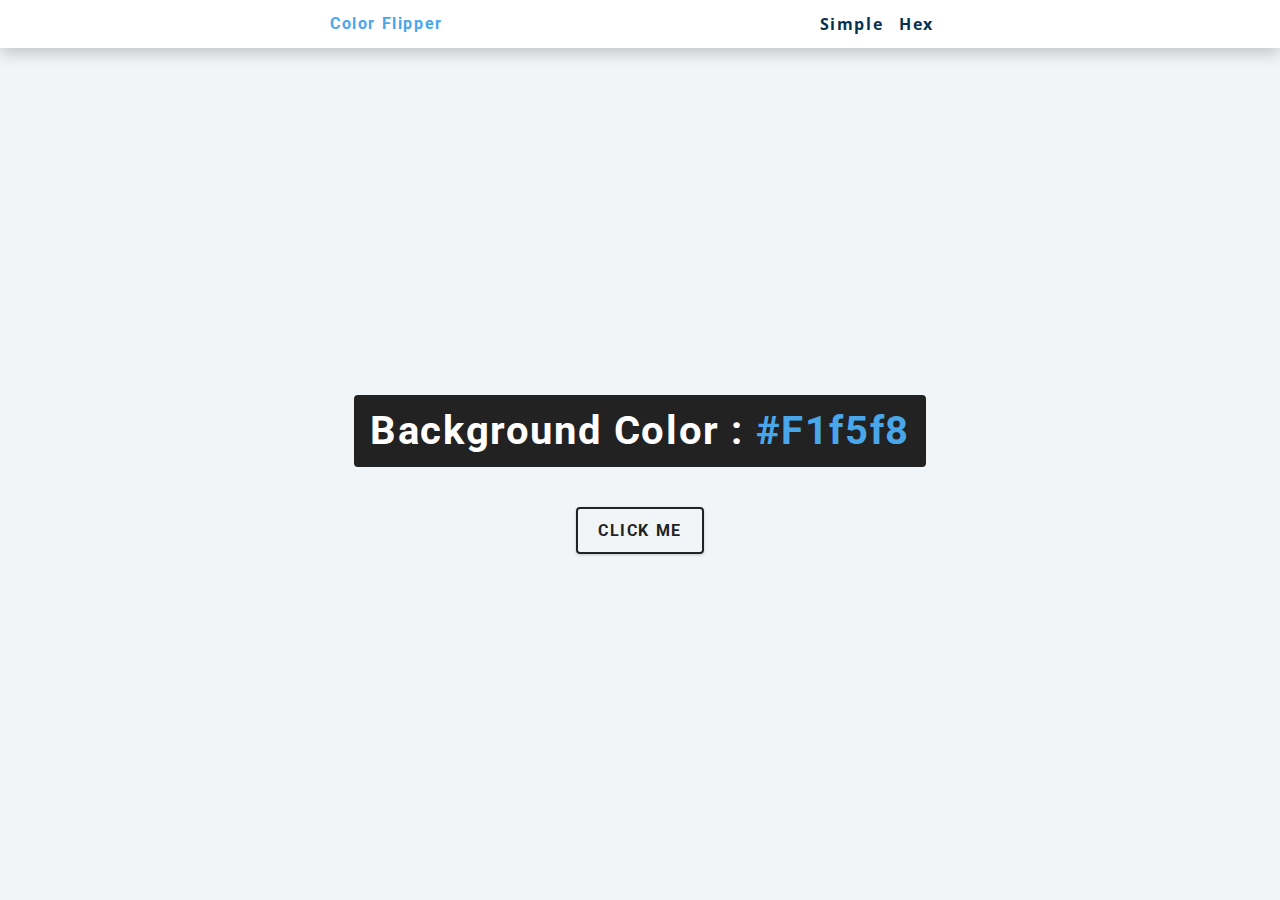
<file: color_flipper/setup/hex.html>
<!DOCTYPE html>
<html lang="en">
  <head>
    <meta charset="UTF-8" />
    <meta name="viewport" content="width=device-width, initial-scale=1.0" />
    <title>
      Color Flipper || Simple
    </title>

    <!-- styles -->
    <link rel="stylesheet" href="styles.css" />
  </head>

  <body>
    <nav>
      <div class="nav-center">
        <h4>color flipper</h4>
        <ul class="nav-links">
          <li><a href="index.html">simple</a></li>
          <li><a href="hex.html">hex</a></li>
        </ul>
      </div>
    </nav>
    <main>
      <div class="container">
        <h2>background color : <span class="color">#f1f5f8</span></h2>
        <button class="btn btn-hero" id="btn">click me</button>
      </div>
    </main>
    <!-- javascript -->
    <script src="hex.js"></script>
  </body>
</html>
</file>
<file: color_flipper/setup/styles.css>
/*
=============== 
Fonts
===============
*/
@import url("https://fonts.googleapis.com/css?family=Open+Sans|Roboto:400,700&display=swap");

/*
=============== 
Variables
===============
*/

:root {
  /* dark shades of primary color*/
  --clr-primary-1: hsl(205, 86%, 17%);
  --clr-primary-2: hsl(205, 77%, 27%);
  --clr-primary-3: hsl(205, 72%, 37%);
  --clr-primary-4: hsl(205, 63%, 48%);
  /* primary/main color */
  --clr-primary-5: hsl(205, 78%, 60%);
  /* lighter shades of primary color */
  --clr-primary-6: hsl(205, 89%, 70%);
  --clr-primary-7: hsl(205, 90%, 76%);
  --clr-primary-8: hsl(205, 86%, 81%);
  --clr-primary-9: hsl(205, 90%, 88%);
  --clr-primary-10: hsl(205, 100%, 96%);
  /* darkest grey - used for headings */
  --clr-grey-1: hsl(209, 61%, 16%);
  --clr-grey-2: hsl(211, 39%, 23%);
  --clr-grey-3: hsl(209, 34%, 30%);
  --clr-grey-4: hsl(209, 28%, 39%);
  /* grey used for paragraphs */
  --clr-grey-5: hsl(210, 22%, 49%);
  --clr-grey-6: hsl(209, 23%, 60%);
  --clr-grey-7: hsl(211, 27%, 70%);
  --clr-grey-8: hsl(210, 31%, 80%);
  --clr-grey-9: hsl(212, 33%, 89%);
  --clr-grey-10: hsl(210, 36%, 96%);
  --clr-white: #fff;
  --clr-red-dark: hsl(360, 67%, 44%);
  --clr-red-light: hsl(360, 71%, 66%);
  --clr-green-dark: hsl(125, 67%, 44%);
  --clr-green-light: hsl(125, 71%, 66%);
  --clr-black: #222;
  --ff-primary: "Roboto", sans-serif;
  --ff-secondary: "Open Sans", sans-serif;
  --transition: all 0.3s linear;
  --spacing: 0.1rem;
  --radius: 0.25rem;
  --light-shadow: 0 5px 15px rgba(0, 0, 0, 0.1);
  --dark-shadow: 0 5px 15px rgba(0, 0, 0, 0.2);
  --max-width: 1170px;
  --fixed-width: 620px;
}
/*
=============== 
Global Styles
===============
*/

*,
::after,
::before {
  margin: 0;
  padding: 0;
  box-sizing: border-box;
}
body {
  font-family: var(--ff-secondary);
  background: var(--clr-grey-10);
  color: var(--clr-grey-1);
  line-height: 1.5;
  font-size: 0.875rem;
}
ul {
  list-style-type: none;
}
a {
  text-decoration: none;
}
h1,
h2,
h3,
h4 {
  letter-spacing: var(--spacing);
  text-transform: capitalize;
  line-height: 1.25;
  margin-bottom: 0.75rem;
  font-family: var(--ff-primary);
}
h1 {
  font-size: 3rem;
}
h2 {
  font-size: 2rem;
}
h3 {
  font-size: 1.25rem;
}
h4 {
  font-size: 0.875rem;
}
p {
  margin-bottom: 1.25rem;
  color: var(--clr-grey-5);
}
@media screen and (min-width: 800px) {
  h1 {
    font-size: 4rem;
  }
  h2 {
    font-size: 2.5rem;
  }
  h3 {
    font-size: 1.75rem;
  }
  h4 {
    font-size: 1rem;
  }
  body {
    font-size: 1rem;
  }
  h1,
  h2,
  h3,
  h4 {
    line-height: 1;
  }
}
/*  global classes */

/* section */
.section {
  padding: 5rem 0;
}

.section-center {
  width: 90vw;
  margin: 0 auto;
  max-width: 1170px;
}
@media screen and (min-width: 992px) {
  .section-center {
    width: 95vw;
  }
}
main {
  min-height: 100vh;
  display: grid;
  place-items: center;
}

/*
=============== 
Nav
===============
*/
nav {
  background: var(--clr-white);
  height: 3rem;
  display: grid;
  align-items: center;
  box-shadow: var(--dark-shadow);
}
.nav-center {
  width: 90vw;
  max-width: var(--fixed-width);
  margin: 0 auto;
  display: flex;
  align-items: center;
  justify-content: space-between;
}
.nav-center h4 {
  margin-bottom: 0;
  color: var(--clr-primary-5);
}
.nav-links {
  display: flex;
}
nav a {
  text-transform: capitalize;
  font-weight: 700;
  font-size: 1rem;
  color: var(--clr-primary-1);
  letter-spacing: var(--spacing);
  margin-right: 1rem;
}
nav a:hover {
  color: var(--clr-primary-5);
}
/*
=============== 
Container
===============
*/
main {
  min-height: calc(100vh - 3rem);
  display: grid;
  place-items: center;
}
.container {
  text-align: center;
}
.container h2 {
  background: var(--clr-black);
  color: var(--clr-white);
  padding: 1rem;
  border-radius: var(--radius);
  margin-bottom: 2.5rem;
}
.color {
  color: var(--clr-primary-5);
}
.btn-hero {
  font-family: var(--ff-primary);
  text-transform: uppercase;
  background: transparent;
  color: var(--clr-black);
  letter-spacing: var(--spacing);
  display: inline-block;
  font-weight: 700;
  transition: var(--transition);
  border: 2px solid var(--clr-black);
  cursor: pointer;
  box-shadow: 0 1px 3px rgba(0, 0, 0, 0.2);
  border-radius: var(--radius);
  font-size: 1rem;
  padding: 0.75rem 1.25rem;
}
.btn-hero:hover {
  color: var(--clr-white);
  background: var(--clr-black);
}
</file>
<file: countdown-timer/setup/styles.css>
/*
=============== 
Fonts
===============
*/
@import url("https://fonts.googleapis.com/css?family=Open+Sans|Roboto:400,700&display=swap");

/*
=============== 
Variables
===============
*/

:root {
  /* dark shades of primary color*/
  --clr-primary-1: hsl(205, 86%, 17%);
  --clr-primary-2: hsl(205, 77%, 27%);
  --clr-primary-3: hsl(205, 72%, 37%);
  --clr-primary-4: hsl(205, 63%, 48%);
  /* primary/main color */
  --clr-primary-5: #49a6e9;
  /* lighter shades of primary color */
  --clr-primary-6: hsl(205, 89%, 70%);
  --clr-primary-7: hsl(205, 90%, 76%);
  --clr-primary-8: hsl(205, 86%, 81%);
  --clr-primary-9: hsl(205, 90%, 88%);
  --clr-primary-10: hsl(205, 100%, 96%);
  /* darkest grey - used for headings */
  --clr-grey-1: hsl(209, 61%, 16%);
  --clr-grey-2: hsl(211, 39%, 23%);
  --clr-grey-3: hsl(209, 34%, 30%);
  --clr-grey-4: hsl(209, 28%, 39%);
  /* grey used for paragraphs */
  --clr-grey-5: hsl(210, 22%, 49%);
  --clr-grey-6: hsl(209, 23%, 60%);
  --clr-grey-7: hsl(211, 27%, 70%);
  --clr-grey-8: hsl(210, 31%, 80%);
  --clr-grey-9: hsl(212, 33%, 89%);
  --clr-grey-10: hsl(210, 36%, 96%);
  --clr-white: #fff;
  --clr-red-dark: hsl(360, 67%, 44%);
  --clr-red-light: hsl(360, 71%, 66%);
  --clr-green-dark: hsl(125, 67%, 44%);
  --clr-green-light: hsl(125, 71%, 66%);
  --clr-black: #222;
  --clr-gold: #c59d5f;
  --ff-primary: "Roboto", sans-serif;
  --ff-secondary: "Open Sans", sans-serif;
  --transition: all 0.3s linear;
  --spacing: 0.25rem;
  --radius: 0.5rem;
  --light-shadow: 0 5px 15px rgba(0, 0, 0, 0.1);
  --dark-shadow: 0 5px 15px rgba(0, 0, 0, 0.2);
  --max-width: 1170px;
  --fixed-width: 620px;
}
/*
=============== 
Global Styles
===============
*/

*,
::after,
::before {
  margin: 0;
  padding: 0;
  box-sizing: border-box;
}
body {
  font-family: var(--ff-secondary);
  background: var(--clr-grey-10);
  color: var(--clr-grey-1);
  line-height: 1.5;
  font-size: 0.875rem;
}
ul {
  list-style-type: none;
}
a {
  text-decoration: none;
}
img:not(.logo) {
  width: 100%;
}
img {
  display: block;
}

h1,
h2,
h3,
h4 {
  letter-spacing: var(--spacing);
  text-transform: capitalize;
  line-height: 1.25;
  margin-bottom: 0.75rem;
  font-family: var(--ff-primary);
}
h1 {
  font-size: 3rem;
}
h2 {
  font-size: 2rem;
}
h3 {
  font-size: 1.25rem;
}
h4 {
  font-size: 0.875rem;
}
p {
  margin-bottom: 1.25rem;
  color: var(--clr-grey-5);
}
@media screen and (min-width: 800px) {
  h1 {
    font-size: 4rem;
  }
  h2 {
    font-size: 2.5rem;
  }
  h3 {
    font-size: 1.75rem;
  }
  h4 {
    font-size: 1rem;
  }
  body {
    font-size: 1rem;
  }
  h1,
  h2,
  h3,
  h4 {
    line-height: 1;
  }
}
/*  global classes */

.btn {
  text-transform: uppercase;
  background: transparent;
  color: var(--clr-black);
  padding: 0.375rem 0.75rem;
  letter-spacing: var(--spacing);
  display: inline-block;
  transition: var(--transition);
  font-size: 0.875rem;
  border: 2px solid var(--clr-black);
  cursor: pointer;
  box-shadow: 0 1px 3px rgba(0, 0, 0, 0.2);
  border-radius: var(--radius);
}
.btn:hover {
  color: var(--clr-white);
  background: var(--clr-black);
}
/* section */
.section {
  padding: 5rem 0;
}

.section-center {
  width: 90vw;
  margin: 5rem auto;
  max-width: 1170px;
}

main {
  min-height: 100vh;
  display: grid;
  place-items: center;
}
/*
=============== 
Countdown Timer
===============
*/
.gift-img {
  margin-bottom: 2rem;
}
.gift-info h3 {
  text-transform: uppercase;
  color: var(--clr-primary-3);
}
.gift-info p {
  color: var(--clr-grey-6);
}
.date {
  color: var(--clr-grey-5);
  font-size: 0.85rem;
}
@media screen and (min-width: 992px) {
  .section-center {
    display: grid;
    grid-template-columns: 1fr 1fr;
    place-items: center;
    gap: 3rem;
    width: 95vw;
  }
  .gift-img {
    margin-bottom: 0;
  }
}
.gift-info p {
  margin: 2rem 0;
}
.deadline {
  display: flex;
}
.deadline-format {
  background: var(--clr-grey-1);
  color: var(--clr-white);
  margin-right: 1rem;
  width: 5rem;
  height: 5rem;
  display: grid;
  place-items: center;
  text-align: center;
}
.deadline-format span {
  display: block;
  text-transform: uppercase;
  letter-spacing: 2px;
  font-size: 0.85rem;
}
.deadline h4:not(.expired) {
  font-size: 2rem;
  margin-bottom: 0.25rem;
  letter-spacing: var(--spacing);
}
</file>
<file: counter/setup/styles.css>
/*
=============== 
Fonts
===============
*/
@import url("https://fonts.googleapis.com/css?family=Open+Sans|Roboto:400,700&display=swap");

/*
=============== 
Variables
===============
*/

:root {
  /* dark shades of primary color*/
  --clr-primary-1: hsl(205, 86%, 17%);
  --clr-primary-2: hsl(205, 77%, 27%);
  --clr-primary-3: hsl(205, 72%, 37%);
  --clr-primary-4: hsl(205, 63%, 48%);
  /* primary/main color */
  --clr-primary-5: hsl(205, 78%, 60%);
  /* lighter shades of primary color */
  --clr-primary-6: hsl(205, 89%, 70%);
  --clr-primary-7: hsl(205, 90%, 76%);
  --clr-primary-8: hsl(205, 86%, 81%);
  --clr-primary-9: hsl(205, 90%, 88%);
  --clr-primary-10: hsl(205, 100%, 96%);
  /* darkest grey - used for headings */
  --clr-grey-1: hsl(209, 61%, 16%);
  --clr-grey-2: hsl(211, 39%, 23%);
  --clr-grey-3: hsl(209, 34%, 30%);
  --clr-grey-4: hsl(209, 28%, 39%);
  /* grey used for paragraphs */
  --clr-grey-5: hsl(210, 22%, 49%);
  --clr-grey-6: hsl(209, 23%, 60%);
  --clr-grey-7: hsl(211, 27%, 70%);
  --clr-grey-8: hsl(210, 31%, 80%);
  --clr-grey-9: hsl(212, 33%, 89%);
  --clr-grey-10: hsl(210, 36%, 96%);
  --clr-white: #fff;
  --clr-red-dark: hsl(360, 67%, 44%);
  --clr-red-light: hsl(360, 71%, 66%);
  --clr-green-dark: hsl(125, 67%, 44%);
  --clr-green-light: hsl(125, 71%, 66%);
  --clr-black: #222;
  --ff-primary: "Roboto", sans-serif;
  --ff-secondary: "Open Sans", sans-serif;
  --transition: all 0.3s linear;
  --spacing: 0.1rem;
  --radius: 0.25rem;
  --light-shadow: 0 5px 15px rgba(0, 0, 0, 0.1);
  --dark-shadow: 0 5px 15px rgba(0, 0, 0, 0.2);
  --max-width: 1170px;
  --fixed-width: 620px;
}
/*
=============== 
Global Styles
===============
*/

*,
::after,
::before {
  margin: 0;
  padding: 0;
  box-sizing: border-box;
}
body {
  font-family: var(--ff-secondary);
  background: var(--clr-grey-10);
  color: var(--clr-grey-1);
  line-height: 1.5;
  font-size: 0.875rem;
}
ul {
  list-style-type: none;
}
a {
  text-decoration: none;
}
h1,
h2,
h3,
h4 {
  letter-spacing: var(--spacing);
  text-transform: capitalize;
  line-height: 1.25;
  margin-bottom: 0.75rem;
  font-family: var(--ff-primary);
}
h1 {
  font-size: 3rem;
}
h2 {
  font-size: 2rem;
}
h3 {
  font-size: 1.25rem;
}
h4 {
  font-size: 0.875rem;
}
p {
  margin-bottom: 1.25rem;
  color: var(--clr-grey-5);
}
@media screen and (min-width: 800px) {
  h1 {
    font-size: 4rem;
  }
  h2 {
    font-size: 2.5rem;
  }
  h3 {
    font-size: 1.75rem;
  }
  h4 {
    font-size: 1rem;
  }
  body {
    font-size: 1rem;
  }
  h1,
  h2,
  h3,
  h4 {
    line-height: 1;
  }
}
/*  global classes */

/* section */
.section {
  padding: 5rem 0;
}

.section-center {
  width: 90vw;
  margin: 0 auto;
  max-width: 1170px;
}
@media screen and (min-width: 992px) {
  .section-center {
    width: 95vw;
  }
}
main {
  min-height: 100vh;
  display: grid;
  place-items: center;
}

/*
=============== 
Counter
===============
*/

main {
  min-height: 100vh;
  display: grid;
  place-items: center;
}
.container {
  text-align: center;
}
#value {
  font-size: 6rem;
  font-weight: bold;
}
.btn {
  text-transform: uppercase;
  background: transparent;
  color: var(--clr-black);
  padding: 0.375rem 0.75rem;
  letter-spacing: var(--spacing);
  display: inline-block;
  transition: var(--transition);
  font-size: 0.875rem;
  border: 2px solid var(--clr-black);
  cursor: pointer;
  box-shadow: 0 1px 3px rgba(0, 0, 0, 0.2);
  border-radius: var(--radius);
  margin: 0.5rem;
}
.btn:hover {
  color: var(--clr-white);
  background: var(--clr-black);
}
</file>
<file: grocery bud/setup/styles.css>
/*
=============== 
Fonts
===============
*/
@import url("https://fonts.googleapis.com/css?family=Open+Sans|Roboto:400,700&display=swap");

/*
=============== 
Variables
===============
*/

:root {
  /* dark shades of primary color*/
  --clr-primary-1: hsl(205, 86%, 17%);
  --clr-primary-2: hsl(205, 77%, 27%);
  --clr-primary-3: hsl(205, 72%, 37%);
  --clr-primary-4: hsl(205, 63%, 48%);
  /* primary/main color */
  --clr-primary-5: #49a6e9;
  /* lighter shades of primary color */
  --clr-primary-6: hsl(205, 89%, 70%);
  --clr-primary-7: hsl(205, 90%, 76%);
  --clr-primary-8: hsl(205, 86%, 81%);
  --clr-primary-9: hsl(205, 90%, 88%);
  --clr-primary-10: hsl(205, 100%, 96%);
  /* darkest grey - used for headings */
  --clr-grey-1: hsl(209, 61%, 16%);
  --clr-grey-2: hsl(211, 39%, 23%);
  --clr-grey-3: hsl(209, 34%, 30%);
  --clr-grey-4: hsl(209, 28%, 39%);
  /* grey used for paragraphs */
  --clr-grey-5: hsl(210, 22%, 49%);
  --clr-grey-6: hsl(209, 23%, 60%);
  --clr-grey-7: hsl(211, 27%, 70%);
  --clr-grey-8: hsl(210, 31%, 80%);
  --clr-grey-9: hsl(212, 33%, 89%);
  --clr-grey-10: hsl(210, 36%, 96%);
  --clr-white: #fff;
  --clr-red-dark: hsl(360, 67%, 44%);
  --clr-red-light: hsl(360, 71%, 66%);
  --clr-green-dark: hsl(125, 67%, 44%);
  --clr-green-light: hsl(125, 71%, 66%);
  --clr-black: #222;
  --ff-primary: "Roboto", sans-serif;
  --ff-secondary: "Open Sans", sans-serif;
  --transition: all 0.3s linear;
  --spacing: 0.25rem;
  --radius: 0.5rem;
  --light-shadow: 0 5px 15px rgba(0, 0, 0, 0.1);
  --dark-shadow: 0 5px 15px rgba(0, 0, 0, 0.2);
  --max-width: 1170px;
  --fixed-width: 620px;
}
/*
=============== 
Global Styles
===============
*/

*,
::after,
::before {
  margin: 0;
  padding: 0;
  box-sizing: border-box;
}
body {
  font-family: var(--ff-secondary);
  background: var(--clr-grey-10);
  color: var(--clr-grey-1);
  line-height: 1.5;
  font-size: 0.875rem;
}
ul {
  list-style-type: none;
}
a {
  text-decoration: none;
}
img:not(.logo) {
  width: 100%;
}
img {
  display: block;
}

h1,
h2,
h3,
h4 {
  letter-spacing: var(--spacing);
  text-transform: capitalize;
  line-height: 1.25;
  margin-bottom: 0.75rem;
  font-family: var(--ff-primary);
}
h1 {
  font-size: 3rem;
}
h2 {
  font-size: 2rem;
}
h3 {
  font-size: 1.25rem;
}
h4 {
  font-size: 0.875rem;
}
p {
  margin-bottom: 1.25rem;
  color: var(--clr-grey-5);
}
@media screen and (min-width: 800px) {
  h1 {
    font-size: 4rem;
  }
  h2 {
    font-size: 2.5rem;
  }
  h3 {
    font-size: 1.75rem;
  }
  h4 {
    font-size: 1rem;
  }
  body {
    font-size: 1rem;
  }
  h1,
  h2,
  h3,
  h4 {
    line-height: 1;
  }
}
/*  global classes */

.btn {
  text-transform: uppercase;
  background: transparent;
  color: var(--clr-black);
  padding: 0.375rem 0.75rem;
  letter-spacing: var(--spacing);
  display: inline-block;
  transition: var(--transition);
  font-size: 0.875rem;
  border: 2px solid var(--clr-black);
  cursor: pointer;
  box-shadow: 0 1px 3px rgba(0, 0, 0, 0.2);
  border-radius: var(--radius);
}
.btn:hover {
  color: var(--clr-white);
  background: var(--clr-black);
}
/* section */
.section {
  padding: 5rem 0;
}

.section-center {
  width: 90vw;
  margin: 0 auto;
  max-width: 35rem;
  margin-top: 8rem;
}
@media screen and (min-width: 992px) {
  .section-center {
    width: 95vw;
  }
}
main {
  min-height: 100vh;
  display: grid;
  place-items: center;
}
/*
=============== 
Grocery List
===============
*/
.section-center {
  background: var(--clr-white);
  border-radius: var(--radius);
  box-shadow: var(--light-shadow);
  transition: var(--transition);
  padding: 2rem;
}
.section-center:hover {
  box-shadow: var(--dark-shadow);
}
.alert {
  margin-bottom: 1rem;
  height: 1.25rem;
  display: grid;
  align-items: center;
  text-align: center;
  font-size: 0.7rem;
  border-radius: 0.25rem;
  letter-spacing: var(--spacing);
  text-transform: capitalize;
}
.alert-danger {
  color: #721c24;
  background: #f8d7da;
}
.alert-success {
  color: #155724;
  background: #d4edda;
}
.grocery-form h3 {
  color: var(--clr-primary-1);
  margin-bottom: 1.5rem;
  text-align: center;
}
.form-control {
  display: flex;
  justify-content: center;
}
#grocery {
  padding: 0.25rem;
  padding-left: 1rem;
  background: var(--clr-grey-10);
  border-top-left-radius: var(--radius);
  border-bottom-left-radius: var(--radius);
  border-color: transparent;
  font-size: 1rem;
  flex: 1 0 auto;
  color: var(--clr-grey-5);
}
#grocery::placeholder {
  font-family: var(--ff-secondary);
  color: var(--clr-grey-5);
}
.submit-btn {
  background: var(--clr-primary-8);
  border-color: transparent;
  flex: 0 0 5rem;
  display: grid;
  align-items: center;
  padding: 0.25rem;
  text-transform: capitalize;
  letter-spacing: 2px;
  border-top-right-radius: var(--radius);
  border-bottom-right-radius: var(--radius);
  cursor: pointer;
  content: var(--clr-primary-5);
  transition: var(--transition);
  font-size: 0.85rem;
}
.submit-btn:hover {
  background: var(--clr-primary-5);
  color: var(--clr-white);
}

.grocery-container {
  margin-top: 2rem;
  transition: var(--transition);
  visibility: hidden;
}
.show-container {
  visibility: visible;
}
.grocery-item {
  display: flex;
  align-items: center;
  justify-content: space-between;
  margin-bottom: 0.5rem;
  transition: var(--transition);
  padding: 0.25rem 1rem;
  border-radius: var(--radius);
  text-transform: capitalize;
}
.grocery-item:hover {
  color: var(--clr-grey-5);
  background: var(--clr-grey-10);
}
.grocery-item:hover .title {
  color: var(--clr-grey-5);
}
.title {
  margin-bottom: 0;
  color: var(--clr-grey-1);
  letter-spacing: 2px;
  transition: var(--transition);
}
.edit-btn,
.delete-btn {
  background: transparent;
  border-color: transparent;
  cursor: pointer;
  font-size: 0.7rem;
  margin: 0 0.15rem;
  transition: var(--transition);
}
.edit-btn {
  color: var(--clr-green-light);
}
.edit-btn:hover {
  color: var(--clr-green-dark);
}
.delete-btn {
  color: var(--clr-red-light);
}
.delete-btn:hover {
  color: var(--clr-red-dark);
}
.clear-btn {
  text-transform: capitalize;
  width: 10rem;
  height: 1.5rem;
  display: grid;
  align-items: center;
  background: transparent;
  border-color: transparent;
  color: var(--clr-red-light);
  margin: 0 auto;
  font-size: 0.85rem;
  letter-spacing: var(--spacing);
  cursor: pointer;
  transition: var(--transition);
  margin-top: 1.25rem;
}
.clear-btn:hover {
  color: var(--clr-red-dark);
}
</file>
<file: lorem ipsum/setup/styles.css>
/*
=============== 
Fonts
===============
*/
@import url("https://fonts.googleapis.com/css?family=Open+Sans|Roboto:400,700&display=swap");

/*
=============== 
Variables
===============
*/

:root {
  /* dark shades of primary color*/
  --clr-primary-1: hsl(205, 86%, 17%);
  --clr-primary-2: hsl(205, 77%, 27%);
  --clr-primary-3: hsl(205, 72%, 37%);
  --clr-primary-4: hsl(205, 63%, 48%);
  /* primary/main color */
  --clr-primary-5: #49a6e9;
  /* lighter shades of primary color */
  --clr-primary-6: hsl(205, 89%, 70%);
  --clr-primary-7: hsl(205, 90%, 76%);
  --clr-primary-8: hsl(205, 86%, 81%);
  --clr-primary-9: hsl(205, 90%, 88%);
  --clr-primary-10: hsl(205, 100%, 96%);
  /* darkest grey - used for headings */
  --clr-grey-1: hsl(209, 61%, 16%);
  --clr-grey-2: hsl(211, 39%, 23%);
  --clr-grey-3: hsl(209, 34%, 30%);
  --clr-grey-4: hsl(209, 28%, 39%);
  /* grey used for paragraphs */
  --clr-grey-5: hsl(210, 22%, 49%);
  --clr-grey-6: hsl(209, 23%, 60%);
  --clr-grey-7: hsl(211, 27%, 70%);
  --clr-grey-8: hsl(210, 31%, 80%);
  --clr-grey-9: hsl(212, 33%, 89%);
  --clr-grey-10: hsl(210, 36%, 96%);
  --clr-white: #fff;
  --clr-red-dark: hsl(360, 67%, 44%);
  --clr-red-light: hsl(360, 71%, 66%);
  --clr-green-dark: hsl(125, 67%, 44%);
  --clr-green-light: hsl(125, 71%, 66%);
  --clr-black: #222;
  --ff-primary: "Roboto", sans-serif;
  --ff-secondary: "Open Sans", sans-serif;
  --transition: all 0.3s linear;
  --spacing: 0.25rem;
  --radius: 0.5rem;
  --light-shadow: 0 5px 15px rgba(0, 0, 0, 0.1);
  --dark-shadow: 0 5px 15px rgba(0, 0, 0, 0.2);
  --max-width: 1170px;
  --fixed-width: 620px;
}
/*
=============== 
Global Styles
===============
*/

*,
::after,
::before {
  margin: 0;
  padding: 0;
  box-sizing: border-box;
}
body {
  font-family: var(--ff-secondary);
  background: var(--clr-grey-10);
  color: var(--clr-grey-1);
  line-height: 1.5;
  font-size: 0.875rem;
}
ul {
  list-style-type: none;
}
a {
  text-decoration: none;
}
img:not(.logo) {
  width: 100%;
}
img {
  display: block;
}

h1,
h2,
h3,
h4 {
  letter-spacing: var(--spacing);
  text-transform: capitalize;
  line-height: 1.25;
  margin-bottom: 0.75rem;
  font-family: var(--ff-primary);
}
h1 {
  font-size: 3rem;
}
h2 {
  font-size: 2rem;
}
h3 {
  font-size: 1.25rem;
}
h4 {
  font-size: 0.875rem;
}
p {
  margin-bottom: 1.25rem;
  color: var(--clr-grey-5);
}
@media screen and (min-width: 800px) {
  h1 {
    font-size: 4rem;
  }
  h2 {
    font-size: 2.5rem;
  }
  h3 {
    font-size: 1.75rem;
  }
  h4 {
    font-size: 1rem;
  }
  body {
    font-size: 1rem;
  }
  h1,
  h2,
  h3,
  h4 {
    line-height: 1;
  }
}
/*  global classes */

.btn {
  text-transform: uppercase;
  background: var(--clr-primary-5);
  color: var(--clr-primary-1);
  padding: 0.375rem 0.75rem;
  letter-spacing: 1px;
  display: inline-block;
  transition: var(--transition);
  font-size: 0.875rem;
  border: 2px solid var(--clr-primary-5);
  cursor: pointer;
  box-shadow: 0 1px 3px rgba(0, 0, 0, 0.2);
  border-radius: var(--radius);
}
.btn:hover {
  color: var(--clr-primary-5);
  background: var(--clr-primary-8);
  border-color: var(--clr-primary-8);
}
/* section */
.section {
  padding: 5rem 0;
}

.section-center {
  width: 90vw;
  margin: 0 auto;
  max-width: 40rem;
  margin-top: 5rem;
  text-align: center;
}
@media screen and (min-width: 992px) {
  .section-center {
    width: 95vw;
  }
}
main {
  min-height: 100vh;
  display: grid;
  place-items: center;
}
/*
=============== 
Lorem Ipsum
===============
*/
h3 {
  text-transform: uppercase;
  color: var(--clr-primary-1);
}
.lorem-form {
  text-transform: capitalize;
  letter-spacing: var(--spacing);
  margin-top: 2rem;
  margin-bottom: 4rem;
  display: flex;
  justify-content: center;
  align-items: center;
}
label {
  font-size: 1.25rem;
  color: var(--clr-primary-1);
}
input {
  padding: 0.25rem 0.5rem;

  width: 4rem;
  border-radius: var(--radius);
  border: none;
  margin: 0 0.5rem;
  font-size: 1.25rem;
}
button {
  background: var(--clr-primary-10);
}
.result {
  margin-bottom: 2rem;
}
</file>
<file: menu/setup/styles.css>
/*
=============== 
Fonts
===============
*/
@import url("https://fonts.googleapis.com/css?family=Open+Sans|Roboto:400,700&display=swap");

/*
=============== 
Variables
===============
*/

:root {
  /* dark shades of primary color*/
  --clr-primary-1: hsl(205, 86%, 17%);
  --clr-primary-2: hsl(205, 77%, 27%);
  --clr-primary-3: hsl(205, 72%, 37%);
  --clr-primary-4: hsl(205, 63%, 48%);
  /* primary/main color */
  --clr-primary-5: #49a6e9;
  /* lighter shades of primary color */
  --clr-primary-6: hsl(205, 89%, 70%);
  --clr-primary-7: hsl(205, 90%, 76%);
  --clr-primary-8: hsl(205, 86%, 81%);
  --clr-primary-9: hsl(205, 90%, 88%);
  --clr-primary-10: hsl(205, 100%, 96%);
  /* darkest grey - used for headings */
  --clr-grey-1: hsl(209, 61%, 16%);
  --clr-grey-2: hsl(211, 39%, 23%);
  --clr-grey-3: hsl(209, 34%, 30%);
  --clr-grey-4: hsl(209, 28%, 39%);
  /* grey used for paragraphs */
  --clr-grey-5: hsl(210, 22%, 49%);
  --clr-grey-6: hsl(209, 23%, 60%);
  --clr-grey-7: hsl(211, 27%, 70%);
  --clr-grey-8: hsl(210, 31%, 80%);
  --clr-grey-9: hsl(212, 33%, 89%);
  --clr-grey-10: hsl(210, 36%, 96%);
  --clr-white: #fff;
  --clr-red-dark: hsl(360, 67%, 44%);
  --clr-red-light: hsl(360, 71%, 66%);
  --clr-green-dark: hsl(125, 67%, 44%);
  --clr-green-light: hsl(125, 71%, 66%);
  --clr-gold: #c59d5f;
  --clr-black: #222;
  --ff-primary: "Roboto", sans-serif;
  --ff-secondary: "Open Sans", sans-serif;
  --transition: all 0.3s linear;
  --spacing: 0.25rem;
  --radius: 0.5rem;
  --light-shadow: 0 5px 15px rgba(0, 0, 0, 0.1);
  --dark-shadow: 0 5px 15px rgba(0, 0, 0, 0.2);
  --max-width: 1170px;
  --fixed-width: 620px;
}
/*
=============== 
Global Styles
===============
*/

*,
::after,
::before {
  margin: 0;
  padding: 0;
  box-sizing: border-box;
}
body {
  font-family: var(--ff-secondary);
  background: var(--clr-grey-10);
  color: var(--clr-grey-1);
  line-height: 1.5;
  font-size: 0.875rem;
}
ul {
  list-style-type: none;
}
a {
  text-decoration: none;
}
img:not(.logo) {
  width: 100%;
}
img {
  display: block;
}

h1,
h2,
h3,
h4 {
  letter-spacing: var(--spacing);
  text-transform: capitalize;
  line-height: 1.25;
  margin-bottom: 0.75rem;
  font-family: var(--ff-primary);
}
h1 {
  font-size: 3rem;
}
h2 {
  font-size: 2rem;
}
h3 {
  font-size: 1.25rem;
}
h4 {
  font-size: 0.875rem;
}
p {
  margin-bottom: 1.25rem;
  color: var(--clr-grey-5);
}
@media screen and (min-width: 800px) {
  h1 {
    font-size: 4rem;
  }
  h2 {
    font-size: 2.5rem;
  }
  h3 {
    font-size: 1.75rem;
  }
  h4 {
    font-size: 1rem;
  }
  body {
    font-size: 1rem;
  }
  h1,
  h2,
  h3,
  h4 {
    line-height: 1;
  }
}
/*  global classes */

.btn {
  text-transform: uppercase;
  background: transparent;
  color: var(--clr-black);
  padding: 0.375rem 0.75rem;
  letter-spacing: var(--spacing);
  display: inline-block;
  transition: var(--transition);
  font-size: 0.875rem;
  border: 2px solid var(--clr-black);
  cursor: pointer;
  box-shadow: 0 1px 3px rgba(0, 0, 0, 0.2);
  border-radius: var(--radius);
}
.btn:hover {
  color: var(--clr-white);
  background: var(--clr-black);
}
/* section */
.section {
  padding: 5rem 0;
}

main {
  min-height: 100vh;
  display: grid;
  place-items: center;
}
/*
=============== 
Menu
===============
*/

.menu {
  padding: 5rem 0;
}
.title {
  text-align: center;
  margin-bottom: 2rem;
}
.underline {
  width: 5rem;
  height: 0.25rem;
  background: var(--clr-gold);
  margin-left: auto;
  margin-right: auto;
}
.btn-container {
  margin-bottom: 4rem;
  display: flex;
  justify-content: center;
}
.filter-btn {
  background: transparent;
  border-color: var(--clr-gold);
  font-size: 1rem;
  text-transform: capitalize;
  margin: 0 0.5rem;
  letter-spacing: 1px;
  border-radius: var(--radius);
  padding: 0.375rem 0.75rem;
  color: var(--clr-gold);
  cursor: pointer;
  transition: var(--transition);
}
.filter-btn:hover {
  background: var(--clr-gold);
  color: var(--clr-white);
}
.section-center {
  width: 90vw;
  margin: 0 auto;
  max-width: 1170px;
  display: grid;
  gap: 3rem 2rem;
  justify-items: center;
}
.menu-item {
  display: grid;
  gap: 1rem 2rem;
  max-width: 25rem;
}
.photo {
  object-fit: cover;
  height: 200px;
  border: 0.25rem solid var(--clr-gold);
  border-radius: var(--radius);
}
.item-info header {
  display: flex;
  justify-content: space-between;
  border-bottom: 0.5px dotted var(--clr-grey-5);
}
.item-info h4 {
  margin-bottom: 0.5rem;
}
.price {
  color: var(--clr-gold);
}
.item-text {
  margin-bottom: 0;
  padding-top: 1rem;
}

@media screen and (min-width: 768px) {
  .menu-item {
    grid-template-columns: 225px 1fr;
    gap: 0 1.25rem;
    max-width: 40rem;
  }
  .photo {
    height: 175px;
  }
}
@media screen and (min-width: 1200px) {
  .section-center {
    width: 95vw;
    grid-template-columns: 1fr 1fr;
  }
  .photo {
    height: 150px;
  }
}
</file>
<file: modal/setup/styles.css>
/*
=============== 
Fonts
===============
*/
@import url("https://fonts.googleapis.com/css?family=Open+Sans|Roboto:400,700&display=swap");

/*
=============== 
Variables
===============
*/

:root {
  /* dark shades of primary color*/
  --clr-primary-1: hsl(205, 86%, 17%);
  --clr-primary-2: hsl(205, 77%, 27%);
  --clr-primary-3: hsl(205, 72%, 37%);
  --clr-primary-4: hsl(205, 63%, 48%);
  /* primary/main color */
  --clr-primary-5: #49a6e9;
  /* --clr-primary-5: rgb(73, 166, 233); */
  /* lighter shades of primary color */
  --clr-primary-6: hsl(205, 89%, 70%);
  --clr-primary-7: hsl(205, 90%, 76%);
  --clr-primary-8: hsl(205, 86%, 81%);
  --clr-primary-9: hsl(205, 90%, 88%);
  --clr-primary-10: hsl(205, 100%, 96%);
  /* darkest grey - used for headings */
  --clr-grey-1: hsl(209, 61%, 16%);
  --clr-grey-2: hsl(211, 39%, 23%);
  --clr-grey-3: hsl(209, 34%, 30%);
  --clr-grey-4: hsl(209, 28%, 39%);
  /* grey used for paragraphs */
  --clr-grey-5: hsl(210, 22%, 49%);
  --clr-grey-6: hsl(209, 23%, 60%);
  --clr-grey-7: hsl(211, 27%, 70%);
  --clr-grey-8: hsl(210, 31%, 80%);
  --clr-grey-9: hsl(212, 33%, 89%);
  --clr-grey-10: hsl(210, 36%, 96%);
  --clr-white: #fff;
  --clr-red-dark: hsl(360, 67%, 44%);
  --clr-red-light: hsl(360, 71%, 66%);
  --clr-green-dark: hsl(125, 67%, 44%);
  --clr-green-light: hsl(125, 71%, 66%);
  --clr-black: #222;
  --ff-primary: "Roboto", sans-serif;
  --ff-secondary: "Open Sans", sans-serif;
  --transition: all 0.3s linear;
  --spacing: 0.25rem;
  --radius: 0.5rem;
  --light-shadow: 0 5px 15px rgba(0, 0, 0, 0.1);
  --dark-shadow: 0 5px 15px rgba(0, 0, 0, 0.2);
  --max-width: 1170px;
  --fixed-width: 620px;
}
/*
=============== 
Global Styles
===============
*/

*,
::after,
::before {
  margin: 0;
  padding: 0;
  box-sizing: border-box;
}
body {
  font-family: var(--ff-secondary);
  background: var(--clr-grey-10);
  color: var(--clr-grey-1);
  line-height: 1.5;
  font-size: 0.875rem;
}
ul {
  list-style-type: none;
}
a {
  text-decoration: none;
}
img:not(.logo) {
  width: 100%;
}
img {
  display: block;
}

h1,
h2,
h3,
h4 {
  letter-spacing: var(--spacing);
  text-transform: capitalize;
  line-height: 1.25;
  margin-bottom: 0.75rem;
  font-family: var(--ff-primary);
}
h1 {
  font-size: 3rem;
}
h2 {
  font-size: 2rem;
}
h3 {
  font-size: 1.25rem;
}
h4 {
  font-size: 0.875rem;
}
p {
  margin-bottom: 1.25rem;
  color: var(--clr-grey-5);
}
@media screen and (min-width: 800px) {
  h1 {
    font-size: 4rem;
  }
  h2 {
    font-size: 2.5rem;
  }
  h3 {
    font-size: 1.75rem;
  }
  h4 {
    font-size: 1rem;
  }
  body {
    font-size: 1rem;
  }
  h1,
  h2,
  h3,
  h4 {
    line-height: 1;
  }
}
/*  global classes */

.btn {
  text-transform: uppercase;
  background: transparent;
  color: var(--clr-black);
  padding: 0.375rem 0.75rem;
  letter-spacing: var(--spacing);
  display: inline-block;
  transition: var(--transition);
  font-size: 0.875rem;
  border: 2px solid var(--clr-black);
  cursor: pointer;
  box-shadow: 0 1px 3px rgba(0, 0, 0, 0.2);
  border-radius: var(--radius);
}
.btn:hover {
  color: var(--clr-white);
  background: var(--clr-black);
}
/* section */
.section {
  padding: 5rem 0;
}

.section-center {
  width: 90vw;
  margin: 0 auto;
  max-width: 1170px;
}
@media screen and (min-width: 992px) {
  .section-center {
    width: 95vw;
  }
}
main {
  min-height: 100vh;
  display: grid;
  place-items: center;
}
/*
=============== 
Modal
===============
*/
.hero {
  min-height: 100vh;
  background: url("./hero.jpeg") center/cover no-repeat;
  display: grid;
  place-items: center;
}
.banner {
  background: var(--clr-white);
  padding: 4rem 0;
  border-radius: var(--radius);
  box-shadow: var(--light-shadow);
  text-align: center;
  width: 90vw;
  max-width: var(--fixed-width);
}
.modal-btn {
  margin-top: 2rem;
  background: var(--clr-primary-5);
  border-color: var(--clr-primary-5);
  color: var(--clr-white);
}
.modal-btn:hover {
  background: transparent;
  color: var(--clr-primary-5);
}
.modal-overlay {
  position: fixed;
  top: 0;
  left: 0;
  width: 100%;
  height: 100%;
  background: rgba(73, 166, 233, 0.5);
  display: grid;
  place-items: center;
  transition: var(--transition);
  visibility: hidden;
  z-index: -10;
}
/* OPEN/CLOSE MODAL */
.open-modal {
  visibility: visible;
  z-index: 10;
}
.modal-container {
  background: var(--clr-white);
  border-radius: var(--radius);
  width: 90vw;
  height: 30vh;
  max-width: var(--fixed-width);
  text-align: center;
  display: grid;
  place-items: center;
  position: relative;
}
.close-btn {
  position: absolute;
  top: 1rem;
  right: 1rem;
  font-size: 2rem;
  background: transparent;
  border-color: transparent;
  color: var(--clr-red-dark);
  cursor: pointer;
  transition: var(--transition);
}
.close-btn:hover {
  color: var(--clr-red-light);
  transform: scale(1.3);
}
</file>
<file: questions/setup/styles.css>
/*
=============== 
Fonts
===============
*/
@import url("https://fonts.googleapis.com/css?family=Open+Sans|Roboto:400,700&display=swap");

/*
=============== 
Variables
===============
*/

:root {
  /* dark shades of primary color*/
  --clr-primary-1: hsl(205, 86%, 17%);
  --clr-primary-2: hsl(205, 77%, 27%);
  --clr-primary-3: hsl(205, 72%, 37%);
  --clr-primary-4: hsl(205, 63%, 48%);
  /* primary/main color */
  --clr-primary-5: #49a6e9;
  /* lighter shades of primary color */
  --clr-primary-6: hsl(205, 89%, 70%);
  --clr-primary-7: hsl(205, 90%, 76%);
  --clr-primary-8: hsl(205, 86%, 81%);
  --clr-primary-9: hsl(205, 90%, 88%);
  --clr-primary-10: hsl(205, 100%, 96%);
  /* darkest grey - used for headings */
  --clr-grey-1: hsl(209, 61%, 16%);
  --clr-grey-2: hsl(211, 39%, 23%);
  --clr-grey-3: hsl(209, 34%, 30%);
  --clr-grey-4: hsl(209, 28%, 39%);
  /* grey used for paragraphs */
  --clr-grey-5: hsl(210, 22%, 49%);
  --clr-grey-6: hsl(209, 23%, 60%);
  --clr-grey-7: hsl(211, 27%, 70%);
  --clr-grey-8: hsl(210, 31%, 80%);
  --clr-grey-9: hsl(212, 33%, 89%);
  --clr-grey-10: hsl(210, 36%, 96%);
  --clr-white: #fff;
  --clr-red-dark: hsl(360, 67%, 44%);
  --clr-red-light: hsl(360, 71%, 66%);
  --clr-green-dark: hsl(125, 67%, 44%);
  --clr-green-light: hsl(125, 71%, 66%);
  --clr-gold: #c59d5f;
  --clr-black: #222;
  --ff-primary: "Roboto", sans-serif;
  --ff-secondary: "Open Sans", sans-serif;
  --transition: all 0.3s linear;
  --spacing: 0.25rem;
  --radius: 0.5rem;
  --light-shadow: 0 5px 15px rgba(0, 0, 0, 0.1);
  --dark-shadow: 0 5px 15px rgba(0, 0, 0, 0.2);
  --max-width: 1170px;
  --fixed-width: 620px;
}
/*
=============== 
Global Styles
===============
*/

*,
::after,
::before {
  margin: 0;
  padding: 0;
  box-sizing: border-box;
}
body {
  font-family: var(--ff-secondary);
  background: var(--clr-grey-10);
  color: var(--clr-grey-1);
  line-height: 1.5;
  font-size: 0.875rem;
}
ul {
  list-style-type: none;
}
a {
  text-decoration: none;
}
img:not(.logo) {
  width: 100%;
}
img {
  display: block;
}

h1,
h2,
h3,
h4 {
  letter-spacing: var(--spacing);
  text-transform: capitalize;
  line-height: 1.25;
  margin-bottom: 0.75rem;
  font-family: var(--ff-primary);
}
h1 {
  font-size: 3rem;
}
h2 {
  font-size: 2rem;
}
h3 {
  font-size: 1.25rem;
}
h4 {
  font-size: 0.875rem;
}
p {
  margin-bottom: 1.25rem;
  color: var(--clr-grey-5);
}
@media screen and (min-width: 800px) {
  h1 {
    font-size: 4rem;
  }
  h2 {
    font-size: 2.5rem;
  }
  h3 {
    font-size: 1.75rem;
  }
  h4 {
    font-size: 1rem;
  }
  body {
    font-size: 1rem;
  }
  h1,
  h2,
  h3,
  h4 {
    line-height: 1;
  }
}
/*  global classes */

.btn {
  text-transform: uppercase;
  background: transparent;
  color: var(--clr-black);
  padding: 0.375rem 0.75rem;
  letter-spacing: var(--spacing);
  display: inline-block;
  transition: var(--transition);
  font-size: 0.875rem;
  border: 2px solid var(--clr-black);
  cursor: pointer;
  box-shadow: 0 1px 3px rgba(0, 0, 0, 0.2);
  border-radius: var(--radius);
}
.btn:hover {
  color: var(--clr-white);
  background: var(--clr-black);
}
/* section */
.section {
  padding: 5rem 0;
}

.section-center {
  width: 90vw;
  margin: 0 auto;
  max-width: 1170px;
}
@media screen and (min-width: 992px) {
  .section-center {
    width: 95vw;
  }
}
main {
  min-height: 100vh;
  display: grid;
  place-items: center;
}
/*
=============== 
Questions
===============
*/
.title {
  margin-top: 15vh;
  margin-bottom: 4rem;
}
.title h2 {
  color: var(--clr-gold);
  font-family: "Great Vibes", cursive;
  text-align: center;
}
.section-center {
  max-width: var(--fixed-width);
}
.question {
  background: var(--clr-white);
  border-radius: var(--radius);
  box-shadow: var(--light-shadow);
  padding: 1.5rem 1.5rem 0 1.5rem;
  margin-bottom: 2rem;
}
.question-title {
  display: flex;
  justify-content: space-between;
  align-items: center;
  text-transform: capitalize;
  padding-bottom: 1rem;
}
.question-title p {
  margin-bottom: 0;
  letter-spacing: var(--spacing);
  color: var(--clr-grey-1);
}
.question-btn {
  font-size: 1.5rem;
  background: transparent;
  border-color: transparent;
  cursor: pointer;
  color: var(--clr-gold);
  transition: var(--transition);
}
.question-btn:hover {
  transform: rotate(90deg);
}
.question-text {
  padding: 1rem 0 1.5rem 0;
  border-top: 1px solid rgba(0, 0, 0, 0.2);
}
.question-text p {
  margin-bottom: 0;
}
/* hide text */
.question-text {
  display: none;
}
.show-text.question-text {
  display: block;
}
.minus-icon {
  display: none;
}
.show-text.minus-icon {
  display: inline;
}
.show-text.plus-icon {
  display: none;
}
</file>
<file: scroll/setup/styles.css>
/*
=============== 
Fonts
===============
*/
@import url("https://fonts.googleapis.com/css?family=Open+Sans|Roboto:400,700&display=swap");

/*
=============== 
Variables
===============
*/

:root {
  /* dark shades of primary color*/
  --clr-primary-1: hsl(205, 86%, 17%);
  --clr-primary-2: hsl(205, 77%, 27%);
  --clr-primary-3: hsl(205, 72%, 37%);
  --clr-primary-4: hsl(205, 63%, 48%);
  /* primary/main color */
  --clr-primary-5: #49a6e9;
  /* lighter shades of primary color */
  --clr-primary-6: hsl(205, 89%, 70%);
  --clr-primary-7: hsl(205, 90%, 76%);
  --clr-primary-8: hsl(205, 86%, 81%);
  --clr-primary-9: hsl(205, 90%, 88%);
  --clr-primary-10: hsl(205, 100%, 96%);
  /* darkest grey - used for headings */
  --clr-grey-1: hsl(209, 61%, 16%);
  --clr-grey-2: hsl(211, 39%, 23%);
  --clr-grey-3: hsl(209, 34%, 30%);
  --clr-grey-4: hsl(209, 28%, 39%);
  /* grey used for paragraphs */
  --clr-grey-5: hsl(210, 22%, 49%);
  --clr-grey-6: hsl(209, 23%, 60%);
  --clr-grey-7: hsl(211, 27%, 70%);
  --clr-grey-8: hsl(210, 31%, 80%);
  --clr-grey-9: hsl(212, 33%, 89%);
  --clr-grey-10: hsl(210, 36%, 96%);
  --clr-white: #fff;
  --clr-red-dark: hsl(360, 67%, 44%);
  --clr-red-light: hsl(360, 71%, 66%);
  --clr-green-dark: hsl(125, 67%, 44%);
  --clr-green-light: hsl(125, 71%, 66%);
  --clr-secondary: hsla(182, 63%, 54%);
  --clr-black: #222;
  --ff-primary: "Roboto", sans-serif;
  --ff-secondary: "Open Sans", sans-serif;
  --transition: all 0.3s linear;
  --spacing: 0.25rem;
  --radius: 0.5rem;
  --light-shadow: 0 5px 15px rgba(0, 0, 0, 0.1);
  --dark-shadow: 0 5px 15px rgba(0, 0, 0, 0.2);
  --max-width: 1170px;
  --fixed-width: 620px;
}
/*
=============== 
Global Styles
===============
*/
html {
  scroll-behavior: smooth;
}
*,
::after,
::before {
  margin: 0;
  padding: 0;
  box-sizing: border-box;
}
body {
  font-family: var(--ff-secondary);
  background: var(--clr-grey-10);
  color: var(--clr-grey-1);
  line-height: 1.5;
  font-size: 0.875rem;
}
ul {
  list-style-type: none;
}
a {
  text-decoration: none;
}
img:not(.logo) {
  width: 100%;
}
img {
  display: block;
}

h1,
h2,
h3,
h4 {
  letter-spacing: var(--spacing);
  text-transform: capitalize;
  line-height: 1.25;
  margin-bottom: 0.75rem;
  font-family: var(--ff-primary);
}
h1 {
  font-size: 3rem;
}
h2 {
  font-size: 2rem;
}
h3 {
  font-size: 1.25rem;
}
h4 {
  font-size: 0.875rem;
}
p {
  margin-bottom: 1.25rem;
  color: var(--clr-grey-5);
}
@media screen and (min-width: 800px) {
  h1 {
    font-size: 4rem;
  }
  h2 {
    font-size: 2.5rem;
  }
  h3 {
    font-size: 1.75rem;
  }
  h4 {
    font-size: 1rem;
  }
  body {
    font-size: 1rem;
  }
  h1,
  h2,
  h3,
  h4 {
    line-height: 1;
  }
}
/*  global classes */

.btn {
  text-transform: uppercase;
  background: transparent;
  color: var(--clr-black);
  padding: 0.375rem 0.75rem;
  letter-spacing: var(--spacing);
  display: inline-block;
  transition: var(--transition);
  font-size: 0.875rem;
  border: 2px solid var(--clr-black);
  cursor: pointer;
  box-shadow: 0 1px 3px rgba(0, 0, 0, 0.2);
  border-radius: var(--radius);
}
.btn:hover {
  color: var(--clr-white);
  background: var(--clr-black);
}
.btn-white {
  color: var(--clr-white);
  border-color: var(--clr-white);
  border-radius: 0;
  padding: 0.5rem 1rem;
}
.btn:hover {
  background: var(--clr-white);
  color: var(--clr-secondary);
}
/* section */
.section {
  padding-bottom: 5rem;
}

.section-center {
  width: 90vw;
  margin: 0 auto;
  max-width: 1170px;
}
@media screen and (min-width: 992px) {
  .section-center {
    width: 95vw;
  }
}
main {
  min-height: 100vh;
  display: grid;
  place-items: center;
}
/*
=============== 
Scroll
===============
*/
/* navbar */
nav {
  background: var(--clr-white);
  padding: 1rem 1.5rem;
}
/* fixed nav */
.fixed-nav {
  position: fixed;
  top: 0;
  left: 0;
  width: 100%;
  background: var(--clr-white);
  box-shadow: var(--light-shadow);
}
.fixed-nav .links a {
  color: var(--clr-grey-1);
}
.fixed-nav .links a:hover {
  color: var(--clr-secondary);
}
/* .fixed-nav .links-container {
  height: auto !important;
} */
.nav-header {
  display: flex;
  align-items: center;
  justify-content: space-between;
}
.nav-toggle {
  font-size: 1.5rem;
  color: var(--clr-grey-1);
  background: transparent;
  border-color: transparent;
  transition: var(--transition);
  cursor: pointer;
}
.nav-toggle:hover {
  color: var(--clr-secondary);
}
.logo {
  height: 50px;
}
.links-container {
  height: 0;
  overflow: hidden;
  transition: var(--transition);
}
.show-links {
  height: 200px;
}
.links a {
  background: var(--clr-white);
  color: var(--clr-grey-5);
  font-size: 1.1rem;
  text-transform: capitalize;
  letter-spacing: var(--spacing);
  display: block;
  transition: var(--transition);
  font-weight: bold;
  padding: 0.75rem 0;
}
.links a:hover {
  color: var(--clr-grey-1);
}
@media screen and (min-width: 800px) {
  nav {
    background: transparent;
  }
  .nav-center {
    width: 90vw;
    max-width: 1170px;
    margin: 0 auto;
    display: flex;
    align-items: center;
    justify-content: space-between;
  }
  .nav-header {
    padding: 0;
  }
  .nav-toggle {
    display: none;
  }
  .links-container {
    height: auto !important;
  }
  .links {
    display: flex;
  }
  .links a {
    background: transparent;
    color: var(--clr-white);
    font-size: 1.1rem;
    text-transform: capitalize;
    letter-spacing: var(--spacing);
    display: block;
    transition: var(--transition);
    margin: 0 1rem;
    font-weight: bold;
    padding: 0;
  }
  .links a:hover {
    color: var(--clr-white);
  }
}
/* hero */
header {
  min-height: 100vh;
  background: linear-gradient(rgba(63, 208, 212, 0.5), rgba(0, 0, 0, 0.7)),
    url(./hero-bcg.jpeg) center/cover no-repeat;
}
.banner {
  min-height: 100vh;
  display: grid;
  place-items: center;
  text-align: center;
}
.container h1 {
  color: var(--clr-white);
  text-transform: uppercase;
}
.container p {
  color: var(--clr-white);
  max-width: 25rem;
  margin: 0 auto;
  margin-bottom: 1.25rem;
}
@media screen and (min-width: 768px) {
  .container p {
    max-width: 40rem;
  }
}
/* sections and title */
.title h2 {
  text-align: center;
  text-transform: uppercase;
}
.title span {
  color: var(--clr-secondary);
}
#about,
#services,
#tours {
  height: 80vh;
}
#services {
  background: var(--clr-white);
}
footer {
  background: var(--clr-grey-1);
  padding: 5rem 1rem;
}
footer p {
  color: var(--clr-white);
  text-align: center;
  text-transform: capitalize;
  letter-spacing: var(--spacing);
  margin-bottom: 0;
}

.top-link {
  font-size: 1.25rem;
  position: fixed;
  bottom: 3rem;
  right: 3rem;
  background: var(--clr-secondary);
  width: 2rem;
  height: 2rem;
  display: grid;
  place-items: center;
  border-radius: var(--radius);
  color: var(--clr-white);
  animation: bounce 2s ease-in-out infinite;

  visibility:hidden;
  z-index: 100;
}
.show-link {
  visibility: visible;
  z-index: 100;
}

@keyframes bounce {
  0% {
    transform: scale(1);
  }
  50% {
    transform: scale(1.5);
  }
  100% {
    transform: scale(1);
  }
}
</file>
<file: slider/setup/styles.css>
/*
=============== 
Fonts
===============
*/
@import url("https://fonts.googleapis.com/css?family=Open+Sans|Roboto:400,700&display=swap");

/*
=============== 
Variables
===============
*/

:root {
  /* dark shades of primary color*/
  --clr-primary-1: hsl(205, 86%, 17%);
  --clr-primary-2: hsl(205, 77%, 27%);
  --clr-primary-3: hsl(205, 72%, 37%);
  --clr-primary-4: hsl(205, 63%, 48%);
  /* primary/main color */
  --clr-primary-5: #49a6e9;
  /* lighter shades of primary color */
  --clr-primary-6: hsl(205, 89%, 70%);
  --clr-primary-7: hsl(205, 90%, 76%);
  --clr-primary-8: hsl(205, 86%, 81%);
  --clr-primary-9: hsl(205, 90%, 88%);
  --clr-primary-10: hsl(205, 100%, 96%);
  /* darkest grey - used for headings */
  --clr-grey-1: hsl(209, 61%, 16%);
  --clr-grey-2: hsl(211, 39%, 23%);
  --clr-grey-3: hsl(209, 34%, 30%);
  --clr-grey-4: hsl(209, 28%, 39%);
  /* grey used for paragraphs */
  --clr-grey-5: hsl(210, 22%, 49%);
  --clr-grey-6: hsl(209, 23%, 60%);
  --clr-grey-7: hsl(211, 27%, 70%);
  --clr-grey-8: hsl(210, 31%, 80%);
  --clr-grey-9: hsl(212, 33%, 89%);
  --clr-grey-10: hsl(210, 36%, 96%);
  --clr-white: #fff;
  --clr-red-dark: hsl(360, 67%, 44%);
  --clr-red-light: hsl(360, 71%, 66%);
  --clr-green-dark: hsl(125, 67%, 44%);
  --clr-green-light: hsl(125, 71%, 66%);
  --clr-black: #222;
  --ff-primary: "Roboto", sans-serif;
  --ff-secondary: "Open Sans", sans-serif;
  --transition: all 0.3s linear;
  --spacing: 0.25rem;
  --radius: 0.5rem;
  --light-shadow: 0 5px 15px rgba(0, 0, 0, 0.1);
  --dark-shadow: 0 5px 15px rgba(0, 0, 0, 0.2);
  --max-width: 1170px;
  --fixed-width: 620px;
}
/*
=============== 
Global Styles
===============
*/

*,
::after,
::before {
  margin: 0;
  padding: 0;
  box-sizing: border-box;
}
body {
  font-family: var(--ff-secondary);
  background: var(--clr-grey-10);
  color: var(--clr-grey-1);
  line-height: 1.5;
  font-size: 0.875rem;
}
ul {
  list-style-type: none;
}
a {
  text-decoration: none;
}
img:not(.person-img) {
  width: 100%;
}
img {
  display: block;
}

h1,
h2,
h3,
h4 {
  letter-spacing: var(--spacing);
  text-transform: capitalize;
  line-height: 1.25;
  margin-bottom: 0.75rem;
  font-family: var(--ff-primary);
}
h1 {
  font-size: 3rem;
}
h2 {
  font-size: 2rem;
}
h3 {
  font-size: 1.25rem;
}
h4 {
  font-size: 0.875rem;
}
p {
  margin-bottom: 1.25rem;
  color: var(--clr-grey-5);
}
@media screen and (min-width: 800px) {
  h1 {
    font-size: 4rem;
  }
  h2 {
    font-size: 2.5rem;
  }
  h3 {
    font-size: 1.75rem;
  }
  h4 {
    font-size: 1rem;
  }
  body {
    font-size: 1rem;
  }
  h1,
  h2,
  h3,
  h4 {
    line-height: 1;
  }
}
/*  global classes */

.btn {
  text-transform: uppercase;
  background: transparent;
  color: var(--clr-black);
  padding: 0.375rem 0.75rem;
  letter-spacing: var(--spacing);
  display: inline-block;
  transition: var(--transition);
  font-size: 0.875rem;
  border: 2px solid var(--clr-black);
  cursor: pointer;
  box-shadow: 0 1px 3px rgba(0, 0, 0, 0.2);
  border-radius: var(--radius);
}
.btn:hover {
  color: var(--clr-white);
  background: var(--clr-black);
}
/* section */
.section {
  padding: 5rem 0;
}

.section-center {
  width: 90vw;
  margin: 0 auto;
  max-width: 1170px;
}
@media screen and (min-width: 992px) {
  .section-center {
    width: 95vw;
  }
}
main {
  min-height: 100vh;
  display: grid;
  place-items: center;
}
/*
=============== 
Slider
===============
*/

.slider-container {
  border: 5px solid var(--clr-primary-5);
  width: 80vw;
  margin: 0 auto;
  height: 40vh;
  max-width: 80rem;
  position: relative;
  border-radius: 0.5rem;
  overflow: hidden;
  margin-top: 4rem;
}
.slide {
  position: absolute;
  width: 100%;
  height: 100%;
  background: var(--clr-primary-9);
  color: var(--clr-white);
  display: grid;
  place-items: center;
  transition: all 0.25s ease-in-out;
  text-align: center;
}
.slide-img {
  height: 100%;
  object-fit: cover;
}
.slide h1 {
  font-size: 5rem;
}
.person-img {
  border-radius: 50%;
  width: 6rem;
  height: 6rem;
  margin: 0 auto;
  margin-bottom: 1rem;
}
.slide:nth-child(1) h1 {
  position: absolute;
  top: 50%;
  left: 50%;
  transform: translate(-50%, -50%);
}
.slide:nth-child(3) {
  background: linear-gradient(rgba(0, 0, 0, 0.4), rgba(0, 0, 0, 0.4)),
    url("./img-2.jpeg") center/cover no-repeat;
}
.btn-container {
  display: flex;
  justify-content: center;
  margin-top: 0.75rem;
}
.prevBtn,
.nextBtn {
  background: transparent;
  border-color: transparent;
  font-size: 1.75rem;
  cursor: pointer;
  margin: 0 0.25rem;
  text-transform: capitalize;
  letter-spacing: 2px;
  color: var(--clr-grey-5);
  transition: var(--transition);
}
.prevBtn:hover,
.nextBtn:hover {
  color: var(--clr-grey-3);
}

@media screen and (min-width: 576px) {
  .slider-container {
    height: 45vh;
  }
}
@media screen and (min-width: 768px) {
  .slider-container {
    height: 55vh;
  }
}
@media screen and (min-width: 992px) {
  .slider-container {
    height: 65vh;
  }
}
/* .slide:nth-child(1){
  left: 0;
}
.slide:nth-child(2){
  left: 100%;
}
.slide:nth-child(3){
  left: 200%;
}
.slide:nth-child(4){
  left: 300%;
}
.slide{
  transform: translateX(-100%);
} */
/* negative value moves to left */
</file>
<file: tabs/setup/styles.css>
/*
=============== 
Fonts
===============
*/
@import url("https://fonts.googleapis.com/css?family=Open+Sans|Roboto:400,700&display=swap");

/*
=============== 
Variables
===============
*/

:root {
  /* dark shades of primary color*/
  --clr-primary-1: hsl(205, 86%, 17%);
  --clr-primary-2: hsl(205, 77%, 27%);
  --clr-primary-3: hsl(205, 72%, 37%);
  --clr-primary-4: hsl(205, 63%, 48%);
  /* primary/main color */
  --clr-primary-5: #49a6e9;
  /* lighter shades of primary color */
  --clr-primary-6: hsl(205, 89%, 70%);
  --clr-primary-7: hsl(205, 90%, 76%);
  --clr-primary-8: hsl(205, 86%, 81%);
  --clr-primary-9: hsl(205, 90%, 88%);
  --clr-primary-10: hsl(205, 100%, 96%);
  /* darkest grey - used for headings */
  --clr-grey-1: hsl(209, 61%, 16%);
  --clr-grey-2: hsl(211, 39%, 23%);
  --clr-grey-3: hsl(209, 34%, 30%);
  --clr-grey-4: hsl(209, 28%, 39%);
  /* grey used for paragraphs */
  --clr-grey-5: hsl(210, 22%, 49%);
  --clr-grey-6: hsl(209, 23%, 60%);
  --clr-grey-7: hsl(211, 27%, 70%);
  --clr-grey-8: hsl(210, 31%, 80%);
  --clr-grey-9: hsl(212, 33%, 89%);
  --clr-grey-10: hsl(210, 36%, 96%);
  --clr-white: #fff;
  --clr-red-dark: hsl(360, 67%, 44%);
  --clr-red-light: hsl(360, 71%, 66%);
  --clr-green-dark: hsl(125, 67%, 44%);
  --clr-green-light: hsl(125, 71%, 66%);
  --clr-black: #222;
  --ff-primary: "Roboto", sans-serif;
  --ff-secondary: "Open Sans", sans-serif;
  --transition: all 0.3s linear;
  --spacing: 0.25rem;
  --radius: 0.5rem;
  --light-shadow: 0 5px 15px rgba(0, 0, 0, 0.1);
  --dark-shadow: 0 5px 15px rgba(0, 0, 0, 0.2);
  --max-width: 1170px;
  --fixed-width: 620px;
}
/*
=============== 
Global Styles
===============
*/

*,
::after,
::before {
  margin: 0;
  padding: 0;
  box-sizing: border-box;
}
body {
  font-family: var(--ff-secondary);
  background: var(--clr-grey-10);
  color: var(--clr-grey-1);
  line-height: 1.5;
  font-size: 0.875rem;
}
ul {
  list-style-type: none;
}
a {
  text-decoration: none;
}
img:not(.logo) {
  width: 100%;
}
img {
  display: block;
}

h1,
h2,
h3,
h4 {
  letter-spacing: var(--spacing);
  text-transform: capitalize;
  line-height: 1.25;
  margin-bottom: 0.75rem;
  font-family: var(--ff-primary);
}
h1 {
  font-size: 3rem;
}
h2 {
  font-size: 2rem;
}
h3 {
  font-size: 1.25rem;
}
h4 {
  font-size: 0.875rem;
}
p {
  margin-bottom: 1.25rem;
  color: var(--clr-grey-5);
}
@media screen and (min-width: 800px) {
  h1 {
    font-size: 4rem;
  }
  h2 {
    font-size: 2.5rem;
  }
  h3 {
    font-size: 1.75rem;
  }
  h4 {
    font-size: 1rem;
  }
  body {
    font-size: 1rem;
  }
  h1,
  h2,
  h3,
  h4 {
    line-height: 1;
  }
}
/*  global classes */

.btn {
  text-transform: uppercase;
  background: transparent;
  color: var(--clr-black);
  padding: 0.375rem 0.75rem;
  letter-spacing: var(--spacing);
  display: inline-block;
  transition: var(--transition);
  font-size: 0.875rem;
  border: 2px solid var(--clr-black);
  cursor: pointer;
  box-shadow: 0 1px 3px rgba(0, 0, 0, 0.2);
  border-radius: var(--radius);
}
.btn:hover {
  color: var(--clr-white);
  background: var(--clr-black);
}
/* section */
.section {
  padding: 5rem 0;
}

.section-center {
  width: 90vw;
  margin: 0 auto;
  max-width: 1170px;
}
@media screen and (min-width: 992px) {
  .section-center {
    width: 95vw;
  }
}
main {
  min-height: 100vh;
  display: grid;
  place-items: center;
}
/*
=============== 
About
===============
*/
.title {
  text-align: center;
  margin-bottom: 4rem;
}
.title p {
  width: 80%;
  margin: 0 auto;
}

.about-img {
  margin-bottom: 2rem;
}
.about-img img {
  border-radius: var(--radius);
  object-fit: cover;
  height: 20rem;
}
@media screen and (min-width: 992px) {
  .about-img {
    margin-bottom: 0;
  }

  .about-center {
    display: grid;
    grid-template-columns: 1fr 1fr;
    column-gap: 2rem;
  }
}
.about {
  background: var(--clr-white);
  border-radius: var(--radius);
  display: grid;
  grid-template-rows: auto 1fr;
}
.btn-container {
  border-top-left-radius: var(--radius);
  border-top-right-radius: var(--radius);
  display: grid;
  grid-template-columns: 1fr 1fr 1fr;
}
.tab-btn:nth-child(1) {
  border-top-left-radius: var(--radius);
}
.tab-btn:nth-child(3) {
  border-top-right-radius: var(--radius);
}
.tab-btn {
  padding: 1rem 0;
  border: none;
  text-transform: capitalize;
  font-size: 1rem;
  display: block;
  background: var(--clr-grey-9);
  cursor: pointer;
  transition: var(--transition);
  letter-spacing: var(--spacing);
}
.tab-btn:hover:not(.active) {
  background: var(--clr-primary-10);
  color: var(--clr-primary-5);
}
.about-content {
  border-bottom-left-radius: var(--radius);
  border-bottom-right-radius: var(--radius);
  padding: 2rem 1.5rem;
}
/* hide content */
.content {
  display: none;
}
.tab-btn.active {
  background: var(--clr-white);
}
.content.active {
  display: block;
}
</file>
